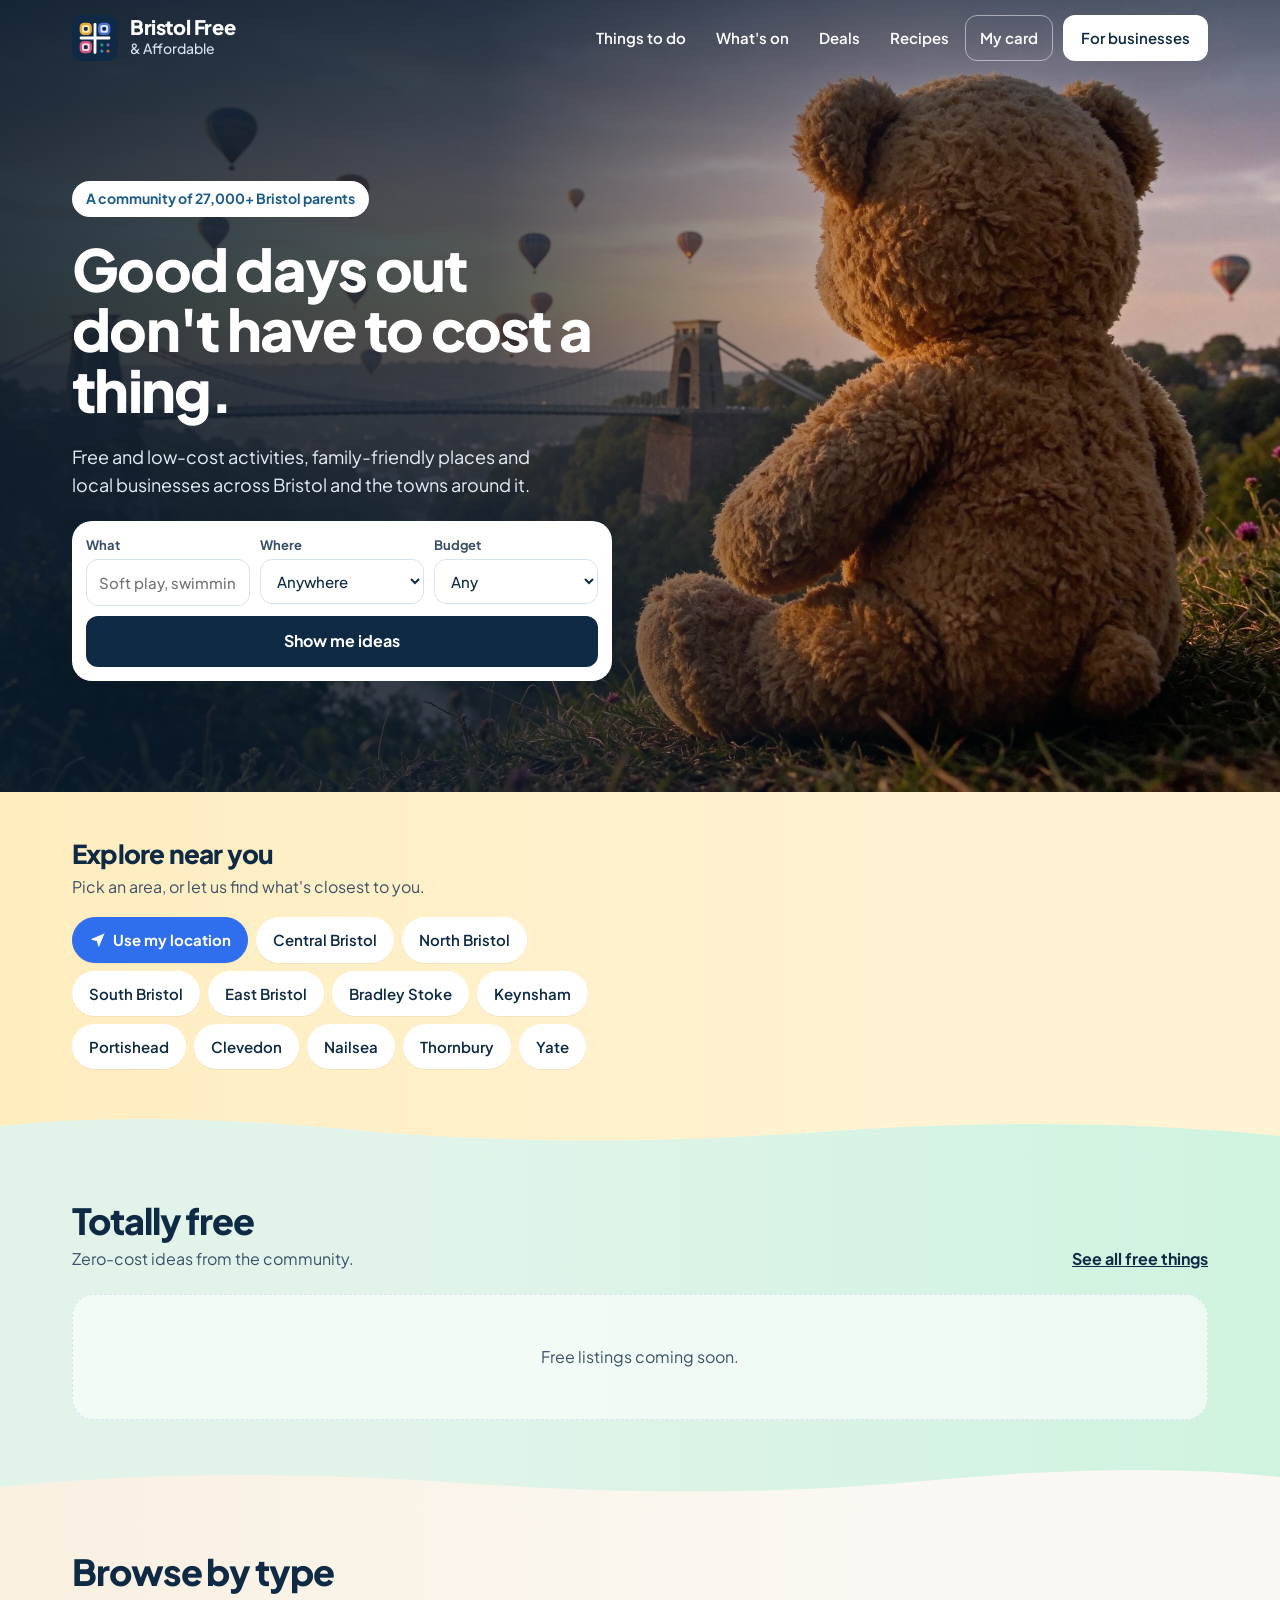
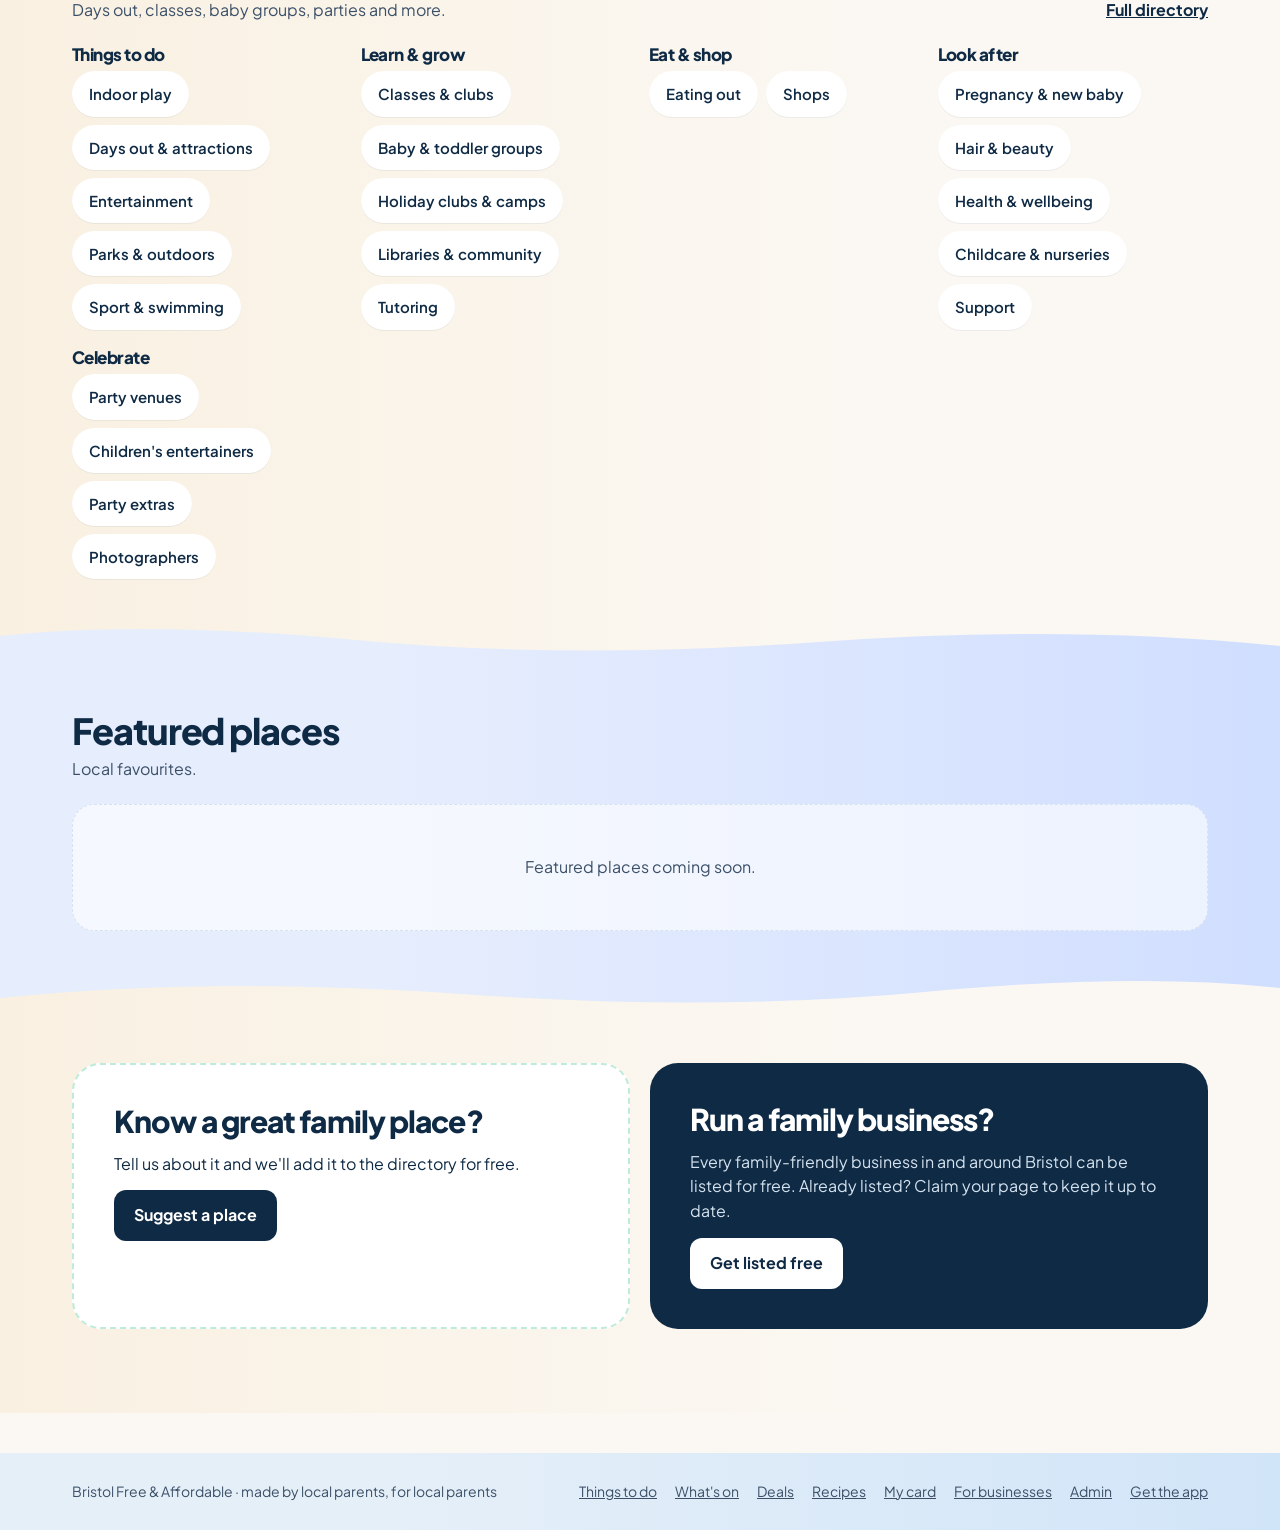
<file: index.html>
<!DOCTYPE html>
<html lang="en-GB">
<head>
<meta charset="UTF-8">
<meta name="viewport" content="width=device-width, initial-scale=1">
<title>Bristol Free & Affordable · family days out that don't cost a thing</title>
<meta name="description" content="Free and affordable family days out, classes, cafés and local deals across Bristol and nearby towns.">
<link rel="icon" href="/img/favicon.svg" type="image/svg+xml">
<link rel="manifest" href="/manifest.webmanifest">
<meta name="theme-color" content="#0F2A44">
<link rel="apple-touch-icon" href="/img/app/apple-touch-icon.png">
<meta name="apple-mobile-web-app-title" content="Bristol Free">
<meta name="apple-mobile-web-app-capable" content="yes">
<meta name="mobile-web-app-capable" content="yes">
<meta name="apple-mobile-web-app-status-bar-style" content="default">
<link rel="preconnect" href="https://fonts.googleapis.com">
<link rel="preconnect" href="https://fonts.gstatic.com" crossorigin>
<link href="https://fonts.googleapis.com/css2?family=Plus+Jakarta+Sans:wght@400;500;600;700;800&display=swap" rel="stylesheet">
<link rel="stylesheet" href="/css/styles.css">
</head>
<body class="over">
<a class="sr" href="#main">Skip to content</a>
<header class="site">
  <div class="wrap nav">
    <a href="/" class="logo" aria-label="Bristol Free and Affordable, home">
      <img src="/img/logo-mark.svg" width="46" height="46" alt="">
      <span><b>Bristol Free</b><small>&amp; Affordable</small></span>
    </a>
    <button class="burger" aria-label="Menu" aria-expanded="false" aria-controls="links"><svg width="26" height="26" viewBox="0 0 24 24" aria-hidden="true"><path d="M3 6h18M3 12h18M3 18h18" stroke="#0F2A44" stroke-width="2" stroke-linecap="round"/></svg></button>
    <nav class="links" id="links" aria-label="Main">
      <a href="/directory.html">Things to do</a>
      <a href="/whats-on.html">What's on</a>
      <a href="/deals.html">Deals</a>
      <a href="/recipes.html">Recipes</a>
      <a href="/card.html" class="cardlink">My card</a>
      <a href="/business.html" class="cta">For businesses</a>
    </nav>
  </div>
</header>
<main id="main">
<div class="hero">
  <div class="hero-card"><div class="wrap"><div class="hero-in">
    <span class="pill">A community of 27,000+ Bristol parents</span>
    <h1>Good days out don't have to cost a thing.</h1>
    <p class="lead">Free and low-cost activities, family-friendly places and local businesses across Bristol and the towns around it.</p>
    <form class="finder" action="/directory.html" method="get">
      <div class="row">
        <label class="field">What<input name="q" placeholder="Soft play, swimming…"></label>
        <label class="field">Where<select name="area" id="h-area"><option value="">Anywhere</option></select></label>
        <label class="field">Budget<select name="price"><option value="0">Free only</option><option value="1">Under £5</option><option value="2">£5 to £10</option><option value="" selected>Any</option></select></label>
      </div>
      <button class="btn">Show me ideas</button>
    </form>
  </div></div></div>
</div>

<section class="block tone t-butter"><div class="wrap explore">
  <div class="explore-text">
    <h2>Explore near you</h2>
    <p>Pick an area, or let us find what's closest to you.</p>
    <div class="chips" id="area-links"></div>
  </div>
  <div class="explore-map">
    <div id="tour-map" role="region" aria-label="Map showing a few of the places listed"></div>
    <div class="tour-bar"><button type="button" class="tour-toggle" aria-pressed="false">Pause tour</button><a href="/directory.html">Open the full map</a></div>
  </div>
</div></section>

<section class="block tone t-mint"><div class="wrap">
  <div class="sec-head"><div><h2>Totally free</h2><p>Zero-cost ideas from the community.</p></div><a class="more" href="/directory.html?price=0">See all free things</a></div>
  <div class="grid" id="free"></div>
</div></section>

<section class="block tone t-lavender"><div class="wrap">
  <div class="sec-head"><div><h2>What's on this week</h2><p>Stay-and-plays, free sessions and family events coming up.</p></div><a class="more" href="/whats-on.html">Full calendar</a></div>
  <div id="h-events" class="wo-list"></div>
</div></section>

<section class="block tone t-peach"><div class="wrap">
  <div class="sec-head"><div><h2>Member deals</h2><p>Money off at local family businesses with your family card: £5 a month, free while we launch.</p></div><a class="more" href="/deals.html">All deals</a></div>
  <div class="deal-grid" id="h-deals"></div>
</div></section>

<section class="block tone t-paper"><div class="wrap">
  <div class="sec-head"><div><h2>Browse by type</h2><p>Days out, classes, baby groups, parties and more.</p></div><a class="more" href="/directory.html">Full directory</a></div>
  <div class="cat-groups" id="cat-links"></div>
</div></section>

<section class="block tone t-periwinkle"><div class="wrap">
  <div class="sec-head"><div><h2>Featured places</h2><p>Local favourites.</p></div></div>
  <div class="grid" id="featured"></div>
</div></section>

<section class="block tone t-pink"><div class="wrap">
  <div class="sec-head"><div><h2>Cheap family recipes</h2><p>Quick meals the kids will eat, with the cost per portion.</p></div><a class="more" href="/recipes.html">All recipes</a></div>
  <div class="grid" id="h-recipes"></div>
</div></section>

<section class="block tone t-paper"><div class="wrap duo">
  <div class="mint"><h2>Know a great family place?</h2><p>Tell us about it and we'll add it to the directory for free.</p><a class="btn" href="/business.html" style="align-self:flex-start">Suggest a place</a></div>
  <div class="dark"><h2>Run a family business?</h2><p>Every family-friendly business in and around Bristol can be listed for free. Already listed? Claim your page to keep it up to date.</p><a class="btn light" href="/business.html" style="align-self:flex-start">Get listed free</a></div>
</div></section>
</main>
<footer class="site"><div class="wrap foot">
  <span>Bristol Free &amp; Affordable · made by local parents, for local parents</span>
  <nav aria-label="Footer"><a href="/directory.html">Things to do</a><a href="/whats-on.html">What's on</a><a href="/deals.html">Deals</a><a href="/recipes.html">Recipes</a><a href="/card.html">My card</a><a href="/business.html">For businesses</a><a href="/admin.html">Admin</a></nav>
</div></footer>
<div class="modal" id="modal"><div class="sheet" id="sheet" role="dialog" aria-modal="true" aria-labelledby="m-title"></div></div>
<script type="module" src="/js/home.js"></script>
</body>
</html>
</file>
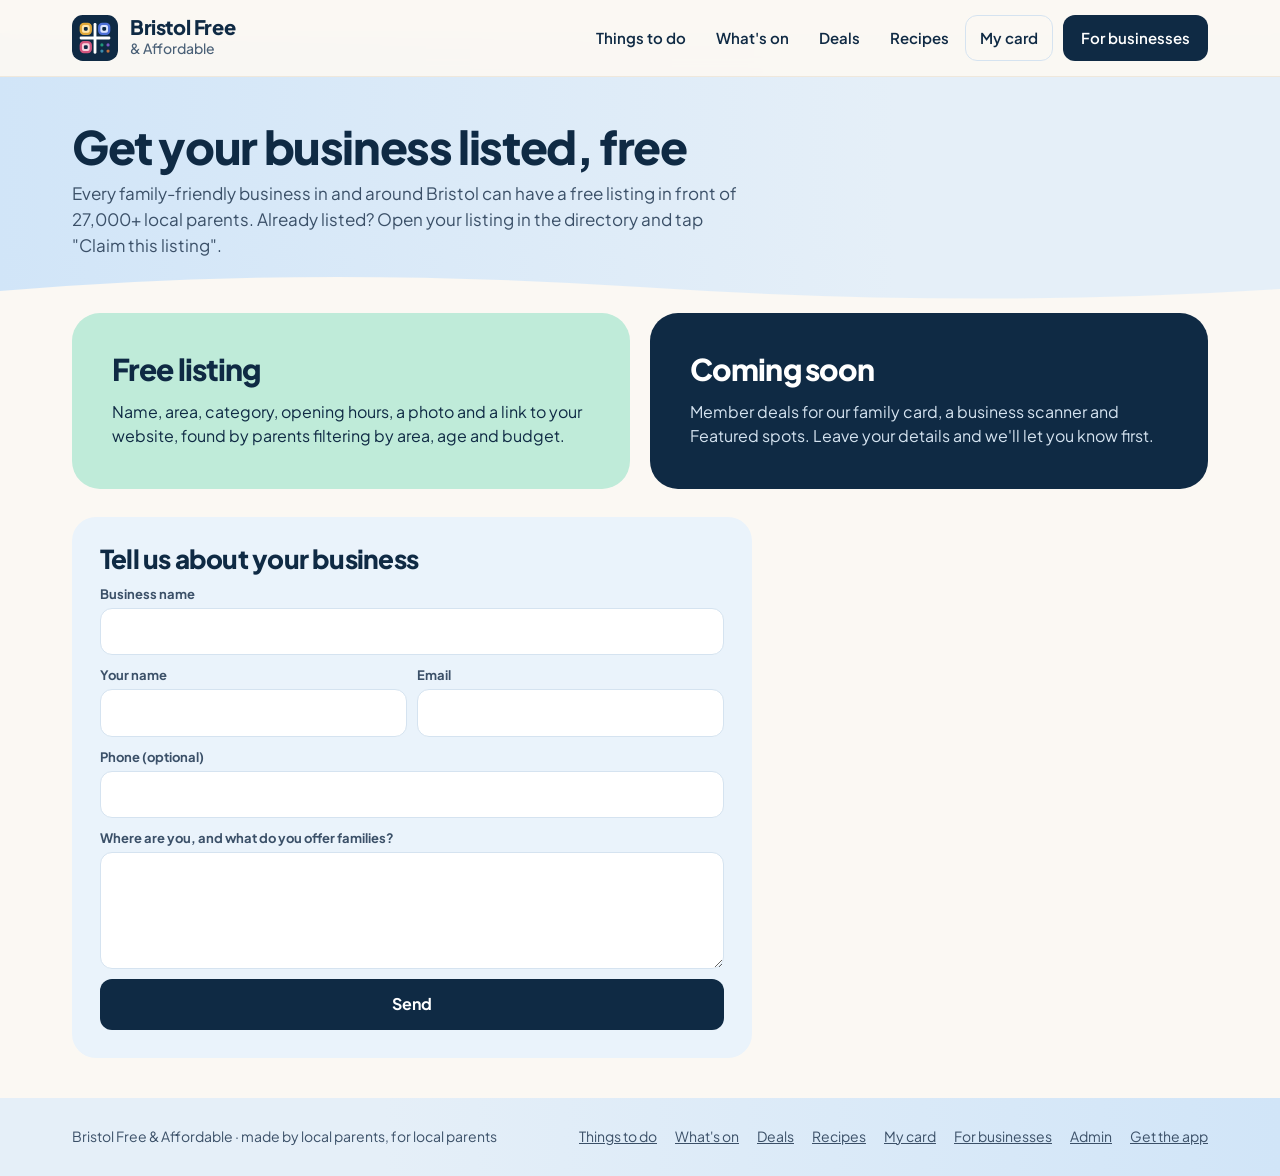
<file: business.html>
<!DOCTYPE html>
<html lang="en-GB">
<head>
<meta charset="UTF-8">
<meta name="viewport" content="width=device-width, initial-scale=1">
<title>For businesses · Bristol Free & Affordable</title>
<meta name="description" content="Free and affordable family days out, classes, cafés and local deals across Bristol and nearby towns.">
<link rel="icon" href="/img/favicon.svg" type="image/svg+xml">
<link rel="manifest" href="/manifest.webmanifest">
<meta name="theme-color" content="#0F2A44">
<link rel="apple-touch-icon" href="/img/app/apple-touch-icon.png">
<meta name="apple-mobile-web-app-title" content="Bristol Free">
<meta name="apple-mobile-web-app-capable" content="yes">
<meta name="mobile-web-app-capable" content="yes">
<meta name="apple-mobile-web-app-status-bar-style" content="default">
<link rel="preconnect" href="https://fonts.googleapis.com">
<link rel="preconnect" href="https://fonts.gstatic.com" crossorigin>
<link href="https://fonts.googleapis.com/css2?family=Plus+Jakarta+Sans:wght@400;500;600;700;800&display=swap" rel="stylesheet">
<link rel="stylesheet" href="/css/styles.css">
</head>
<body class="t-sky">
<a class="sr" href="#main">Skip to content</a>
<header class="site">
  <div class="wrap nav">
    <a href="/" class="logo" aria-label="Bristol Free and Affordable, home">
      <img src="/img/logo-mark.svg" width="46" height="46" alt="">
      <span><b>Bristol Free</b><small>&amp; Affordable</small></span>
    </a>
    <button class="burger" aria-label="Menu" aria-expanded="false" aria-controls="links"><svg width="26" height="26" viewBox="0 0 24 24" aria-hidden="true"><path d="M3 6h18M3 12h18M3 18h18" stroke="#0F2A44" stroke-width="2" stroke-linecap="round"/></svg></button>
    <nav class="links" id="links" aria-label="Main">
      <a href="/directory.html">Things to do</a>
      <a href="/whats-on.html">What's on</a>
      <a href="/deals.html">Deals</a>
      <a href="/recipes.html">Recipes</a>
      <a href="/card.html" class="cardlink">My card</a>
      <a href="/business.html" class="cta">For businesses</a>
    </nav>
  </div>
</header>
<main id="main">
<div class="wrap">
  <div class="page-head"><h1>Get your business listed, free</h1><p>Every family-friendly business in and around Bristol can have a free listing in front of 27,000+ local parents. Already listed? Open your listing in the directory and tap "Claim this listing".</p></div>
  <div class="duo" style="margin-bottom:28px">
    <div class="mint"><h2>Free listing</h2><p>Name, area, category, opening hours, a photo and a link to your website, found by parents filtering by area, age and budget.</p></div>
    <div class="dark"><h2>Coming soon</h2><p>Member deals for our family card, a business scanner and Featured spots. Leave your details and we'll let you know first.</p></div>
  </div>
  <form class="claim" id="biz-form" novalidate style="max-width:680px;padding:28px;border-radius:24px">
    <h2 style="font-size:26px">Tell us about your business</h2>
    <input class="hp" name="website_hp" tabindex="-1" autocomplete="off" aria-hidden="true">
    <label class="field">Business name<input name="business_name" required maxlength="200"></label>
    <div class="two"><label class="field">Your name<input name="contact_name" required maxlength="200" autocomplete="name"></label><label class="field">Email<input name="email" type="email" required maxlength="320" autocomplete="email"></label></div>
    <label class="field">Phone (optional)<input name="phone" maxlength="50" autocomplete="tel"></label>
    <label class="field">Where are you, and what do you offer families?<textarea name="message" rows="4" maxlength="2000"></textarea></label>
    <p class="err" role="alert" hidden></p>
    <button class="btn">Send</button>
  </form>
</div>
</main>
<footer class="site"><div class="wrap foot">
  <span>Bristol Free &amp; Affordable · made by local parents, for local parents</span>
  <nav aria-label="Footer"><a href="/directory.html">Things to do</a><a href="/whats-on.html">What's on</a><a href="/deals.html">Deals</a><a href="/recipes.html">Recipes</a><a href="/card.html">My card</a><a href="/business.html">For businesses</a><a href="/admin.html">Admin</a></nav>
</div></footer>
<div class="modal" id="modal"><div class="sheet" id="sheet" role="dialog" aria-modal="true" aria-labelledby="m-title"></div></div>
<script type="module" src="/js/business.js"></script>
</body>
</html>
</file>
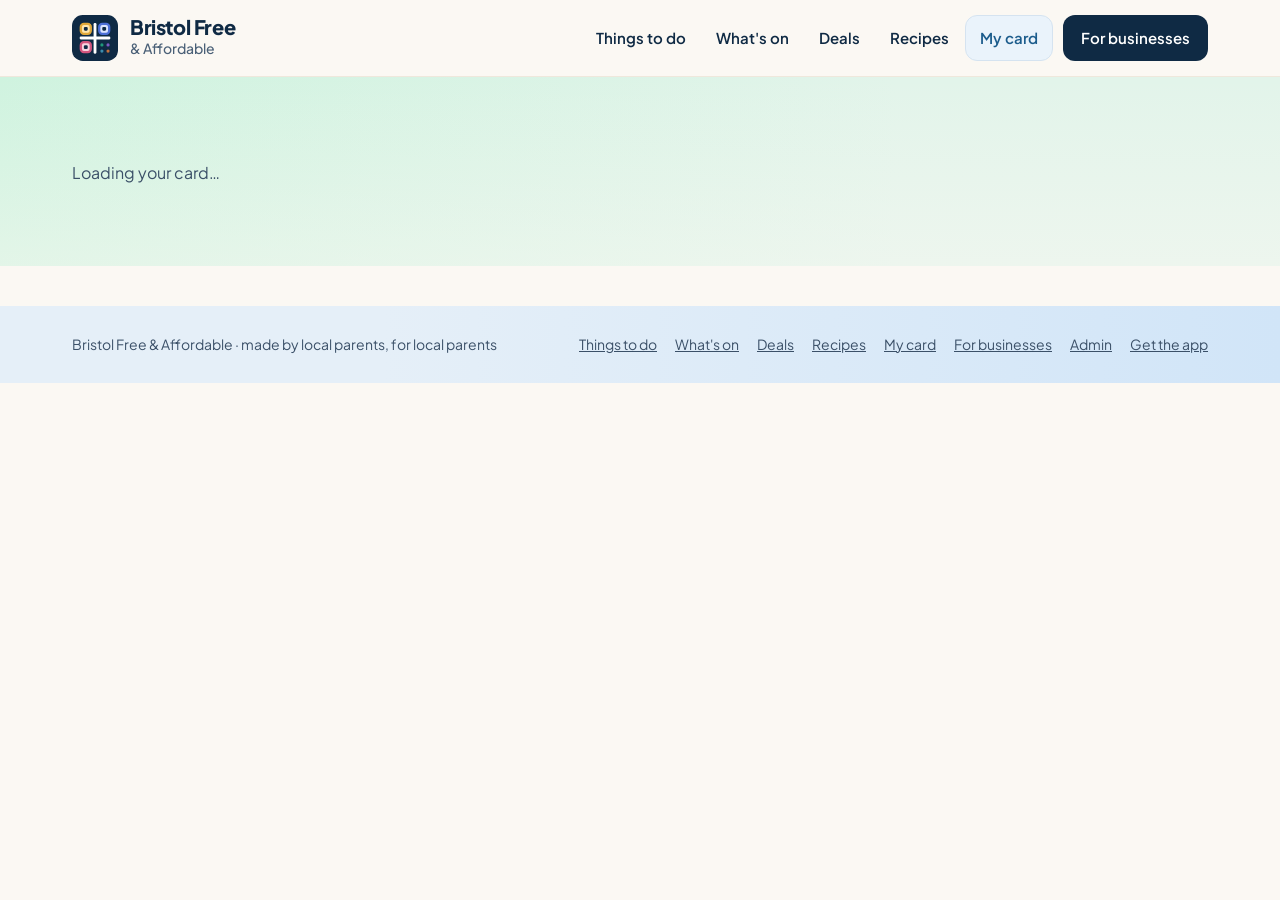
<file: card.html>
<!DOCTYPE html>
<html lang="en-GB">
<head>
<meta charset="UTF-8">
<meta name="viewport" content="width=device-width, initial-scale=1">
<title>My family card · Bristol Free & Affordable</title>
<meta name="description" content="Your Bristol Free & Affordable family card for member deals. £5 a month, free while we launch.">
<link rel="icon" href="/img/favicon.svg" type="image/svg+xml">
<link rel="manifest" href="/manifest.webmanifest">
<meta name="theme-color" content="#0F2A44">
<link rel="apple-touch-icon" href="/img/app/apple-touch-icon.png">
<meta name="apple-mobile-web-app-title" content="Bristol Free">
<meta name="apple-mobile-web-app-capable" content="yes">
<meta name="mobile-web-app-capable" content="yes">
<meta name="apple-mobile-web-app-status-bar-style" content="default">
<link rel="preconnect" href="https://fonts.googleapis.com">
<link rel="preconnect" href="https://fonts.gstatic.com" crossorigin>
<link href="https://fonts.googleapis.com/css2?family=Plus+Jakarta+Sans:wght@400;500;600;700;800&display=swap" rel="stylesheet">
<link rel="stylesheet" href="/css/styles.css">
</head>
<body class="wash t-mint">
<a class="sr" href="#main">Skip to content</a>
<header class="site">
  <div class="wrap nav">
    <a href="/" class="logo" aria-label="Bristol Free and Affordable, home">
      <img src="/img/logo-mark.svg" width="46" height="46" alt="">
      <span><b>Bristol Free</b><small>&amp; Affordable</small></span>
    </a>
    <button class="burger" aria-label="Menu" aria-expanded="false" aria-controls="links"><svg width="26" height="26" viewBox="0 0 24 24" aria-hidden="true"><path d="M3 6h18M3 12h18M3 18h18" stroke="#0F2A44" stroke-width="2" stroke-linecap="round"/></svg></button>
    <nav class="links" id="links" aria-label="Main">
      <a href="/directory.html">Things to do</a>
      <a href="/whats-on.html">What's on</a>
      <a href="/deals.html">Deals</a>
      <a href="/recipes.html">Recipes</a>
      <a href="/card.html" aria-current="page" class="cardlink">My card</a>
      <a href="/business.html" class="cta">For businesses</a>
    </nav>
  </div>
</header>
<main id="main">
<div class="wrap">
  <div id="card-app" class="card-app"><div class="lp-loading">Loading your card…</div></div>
</div>
</main>
<footer class="site"><div class="wrap foot">
  <span>Bristol Free &amp; Affordable · made by local parents, for local parents</span>
  <nav aria-label="Footer"><a href="/directory.html">Things to do</a><a href="/whats-on.html">What's on</a><a href="/deals.html">Deals</a><a href="/recipes.html">Recipes</a><a href="/card.html">My card</a><a href="/business.html">For businesses</a><a href="/admin.html">Admin</a></nav>
</div></footer>
<script src="/js/vendor/qrcode.js"></script>
<script type="module" src="/js/card.js"></script>
</body>
</html>
</file>
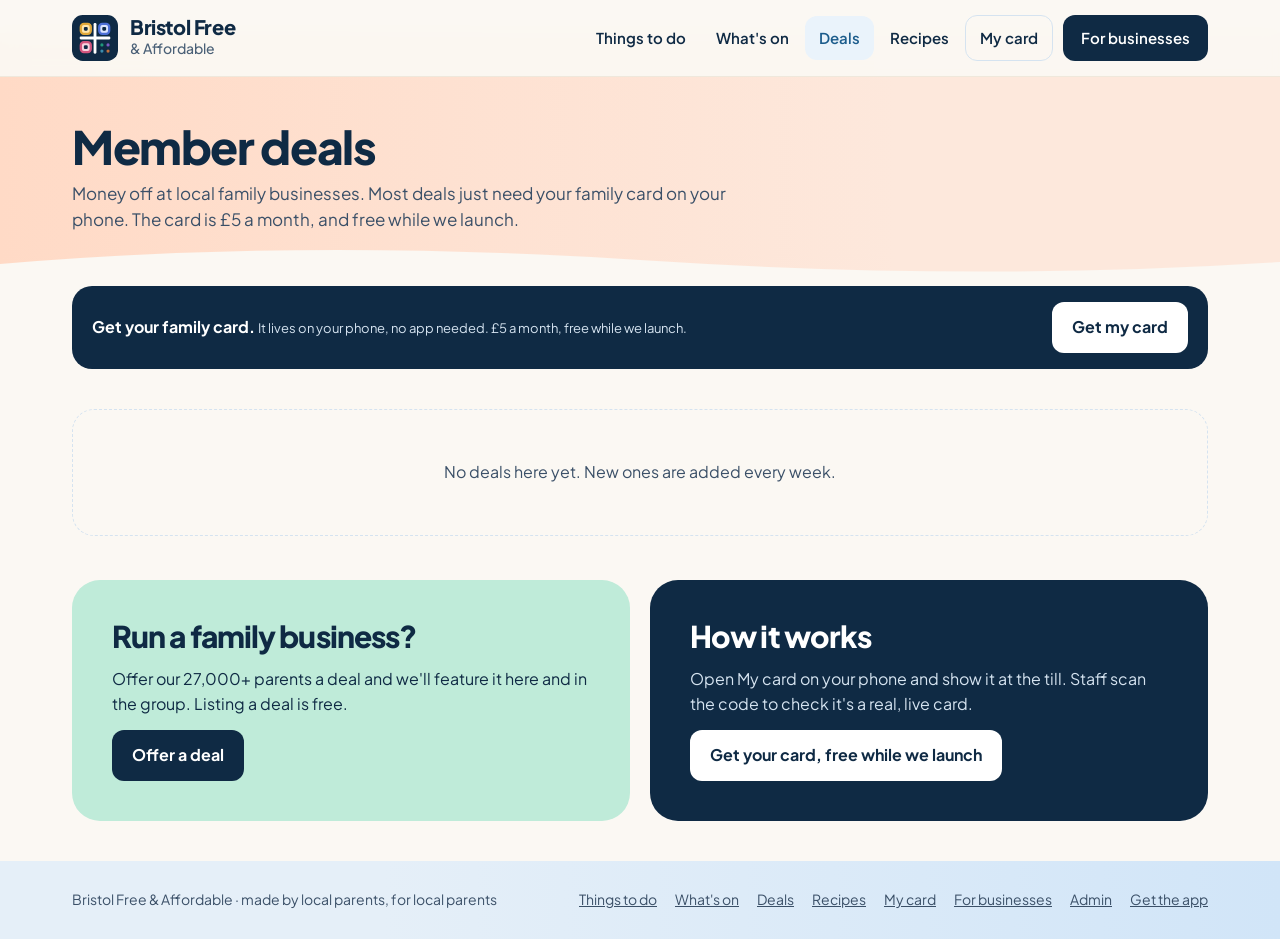
<file: deals.html>
<!DOCTYPE html>
<html lang="en-GB">
<head>
<meta charset="UTF-8">
<meta name="viewport" content="width=device-width, initial-scale=1">
<title>Deals · Bristol Free & Affordable</title>
<meta name="description" content="Money-saving deals for Bristol families from local businesses. Show your family card to redeem: £5 a month, free while we launch.">
<link rel="icon" href="/img/favicon.svg" type="image/svg+xml">
<link rel="manifest" href="/manifest.webmanifest">
<meta name="theme-color" content="#0F2A44">
<link rel="apple-touch-icon" href="/img/app/apple-touch-icon.png">
<meta name="apple-mobile-web-app-title" content="Bristol Free">
<meta name="apple-mobile-web-app-capable" content="yes">
<meta name="mobile-web-app-capable" content="yes">
<meta name="apple-mobile-web-app-status-bar-style" content="default">
<link rel="preconnect" href="https://fonts.googleapis.com">
<link rel="preconnect" href="https://fonts.gstatic.com" crossorigin>
<link href="https://fonts.googleapis.com/css2?family=Plus+Jakarta+Sans:wght@400;500;600;700;800&display=swap" rel="stylesheet">
<link rel="stylesheet" href="/css/styles.css">
</head>
<body class="t-peach">
<a class="sr" href="#main">Skip to content</a>
<header class="site">
  <div class="wrap nav">
    <a href="/" class="logo" aria-label="Bristol Free and Affordable, home">
      <img src="/img/logo-mark.svg" width="46" height="46" alt="">
      <span><b>Bristol Free</b><small>&amp; Affordable</small></span>
    </a>
    <button class="burger" aria-label="Menu" aria-expanded="false" aria-controls="links"><svg width="26" height="26" viewBox="0 0 24 24" aria-hidden="true"><path d="M3 6h18M3 12h18M3 18h18" stroke="#0F2A44" stroke-width="2" stroke-linecap="round"/></svg></button>
    <nav class="links" id="links" aria-label="Main">
      <a href="/directory.html">Things to do</a>
      <a href="/whats-on.html">What's on</a>
      <a href="/deals.html" aria-current="page">Deals</a>
      <a href="/recipes.html">Recipes</a>
      <a href="/card.html" class="cardlink">My card</a>
      <a href="/business.html" class="cta">For businesses</a>
    </nav>
  </div>
</header>
<main id="main">
<div class="wrap">
  <div class="page-head"><h1>Member deals</h1><p>Money off at local family businesses. Most deals just need your family card on your phone. The card is £5 a month, and free while we launch.</p></div>
  <div class="card-cta" id="deals-cta"></div>
  <div class="chips" id="deal-areas" aria-label="Area" style="margin:6px 0 22px"></div>
  <div class="deal-grid" id="deals"></div>
  <div class="duo" style="margin-top:44px">
    <div class="mint"><h2>Run a family business?</h2><p>Offer our 27,000+ parents a deal and we'll feature it here and in the group. Listing a deal is free.</p><button type="button" class="btn" id="suggest-deal" style="align-self:flex-start">Offer a deal</button></div>
    <div class="dark"><h2>How it works</h2><p>Open My card on your phone and show it at the till. Staff scan the code to check it's a real, live card.</p><a class="btn light" href="/card.html" style="align-self:flex-start">Get your card, free while we launch</a></div>
  </div>
</div>
</main>
<footer class="site"><div class="wrap foot">
  <span>Bristol Free &amp; Affordable · made by local parents, for local parents</span>
  <nav aria-label="Footer"><a href="/directory.html">Things to do</a><a href="/whats-on.html">What's on</a><a href="/deals.html">Deals</a><a href="/recipes.html">Recipes</a><a href="/card.html">My card</a><a href="/business.html">For businesses</a><a href="/admin.html">Admin</a></nav>
</div></footer>
<div class="modal" id="modal"><div class="sheet" id="sheet" role="dialog" aria-modal="true" aria-labelledby="m-title"></div></div>
<script type="module" src="/js/deals.js"></script>
</body>
</html>
</file>
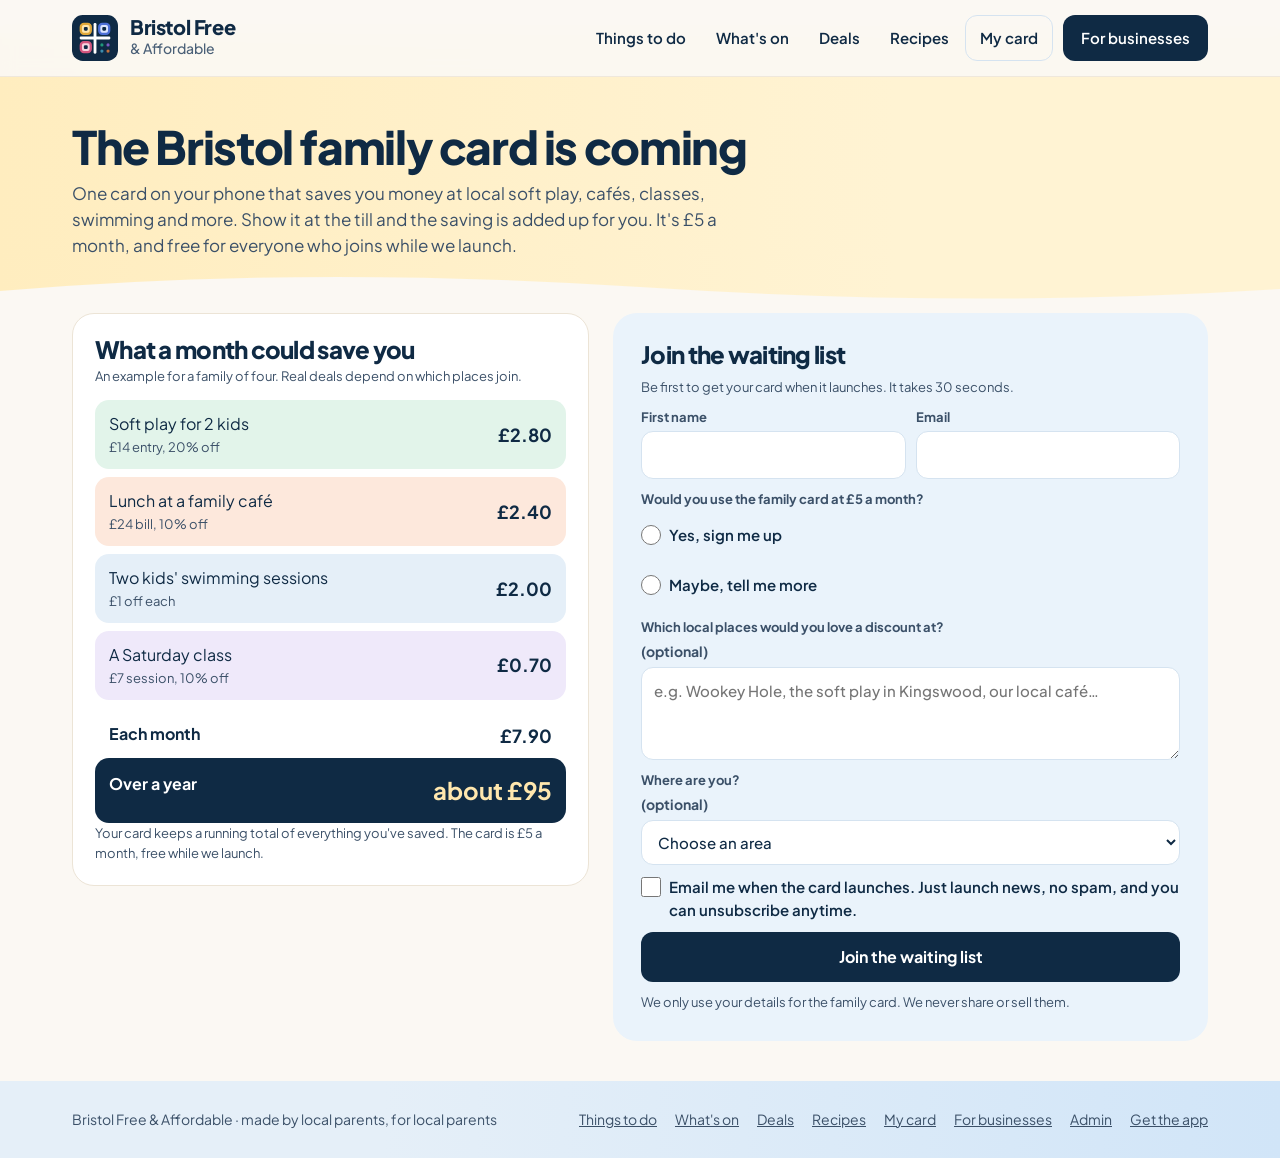
<file: interest.html>
<!DOCTYPE html>
<html lang="en-GB">
<head>
<meta charset="UTF-8">
<meta name="viewport" content="width=device-width, initial-scale=1">
<title>Join the family card waiting list · Bristol Free & Affordable</title>
<meta name="description" content="A family card for Bristol parents: show it on your phone and save at local soft play, cafés, classes and more. £5 a month, free while we launch. Join the waiting list.">
<link rel="icon" href="/img/favicon.svg" type="image/svg+xml">
<link rel="manifest" href="/manifest.webmanifest">
<meta name="theme-color" content="#0F2A44">
<link rel="apple-touch-icon" href="/img/app/apple-touch-icon.png">
<meta name="apple-mobile-web-app-title" content="Bristol Free">
<meta name="apple-mobile-web-app-capable" content="yes">
<meta name="mobile-web-app-capable" content="yes">
<meta name="apple-mobile-web-app-status-bar-style" content="default">
<link rel="preconnect" href="https://fonts.googleapis.com">
<link rel="preconnect" href="https://fonts.gstatic.com" crossorigin>
<link href="https://fonts.googleapis.com/css2?family=Plus+Jakarta+Sans:wght@400;500;600;700;800&display=swap" rel="stylesheet">
<link rel="stylesheet" href="/css/styles.css">
<meta property="og:title" content="The Bristol family card is coming">
<meta property="og:description" content="Save money at local places with one card on your phone. £5 a month, free while we launch. Join the waiting list.">
</head>
<body class="t-butter">
<a class="sr" href="#main">Skip to content</a>
<header class="site">
  <div class="wrap nav">
    <a href="/" class="logo" aria-label="Bristol Free and Affordable, home">
      <img src="/img/logo-mark.svg" width="46" height="46" alt="">
      <span><b>Bristol Free</b><small>&amp; Affordable</small></span>
    </a>
    <button class="burger" aria-label="Menu" aria-expanded="false" aria-controls="links"><svg width="26" height="26" viewBox="0 0 24 24" aria-hidden="true"><path d="M3 6h18M3 12h18M3 18h18" stroke="#0F2A44" stroke-width="2" stroke-linecap="round"/></svg></button>
    <nav class="links" id="links" aria-label="Main">
      <a href="/directory.html">Things to do</a>
      <a href="/whats-on.html">What's on</a>
      <a href="/deals.html">Deals</a>
      <a href="/recipes.html">Recipes</a>
      <a href="/card.html" class="cardlink">My card</a>
      <a href="/business.html" class="cta">For businesses</a>
    </nav>
  </div>
</header>
<main id="main">
<div class="wrap">
  <div class="page-head"><h1>The Bristol family card is coming</h1><p>One card on your phone that saves you money at local soft play, cafés, classes, swimming and more. Show it at the till and the saving is added up for you. It's £5 a month, and free for everyone who joins while we launch.</p></div>

  <div class="int-grid">
    <section class="panel int-example" aria-labelledby="ex-h">
      <h2 id="ex-h">What a month could save you</h2>
      <p class="note">An example for a family of four. Real deals depend on which places join.</p>
      <ul class="int-saves">
        <li><span>Soft play for 2 kids <small>£14 entry, 20% off</small></span><b>£2.80</b></li>
        <li><span>Lunch at a family café <small>£24 bill, 10% off</small></span><b>£2.40</b></li>
        <li><span>Two kids' swimming sessions <small>£1 off each</small></span><b>£2.00</b></li>
        <li><span>A Saturday class <small>£7 session, 10% off</small></span><b>£0.70</b></li>
      </ul>
      <div class="int-total"><span>Each month</span><b>£7.90</b></div>
      <div class="int-total big"><span>Over a year</span><b>about £95</b></div>
      <p class="note">Your card keeps a running total of everything you've saved. The card is £5 a month, free while we launch.</p>
    </section>

    <form class="claim int-form" id="int-form" novalidate>
      <h2>Join the waiting list</h2>
      <p class="note" style="margin-top:-4px">Be first to get your card when it launches. It takes 30 seconds.</p>
      <input class="hp" name="website_hp" tabindex="-1" autocomplete="off" aria-hidden="true">
      <div class="two"><label class="field">First name<input name="first_name" required maxlength="40" autocomplete="given-name"></label><label class="field">Email<input name="email" type="email" required maxlength="320" autocomplete="email"></label></div>
      <fieldset class="field int-use"><legend>Would you use the family card at £5 a month?</legend>
        <label class="check"><input type="radio" name="would_use" value="yes" required> Yes, sign me up</label>
        <label class="check"><input type="radio" name="would_use" value="maybe"> Maybe, tell me more</label>
      </fieldset>
      <label class="field">Which local places would you love a discount at? <span class="sub">(optional)</span><textarea name="places" rows="3" maxlength="500" placeholder="e.g. Wookey Hole, the soft play in Kingswood, our local café…"></textarea></label>
      <label class="field">Where are you? <span class="sub">(optional)</span><select name="area"><option value="">Choose an area</option></select></label>
      <label class="check"><input type="checkbox" name="consent" required> Email me when the card launches. Just launch news, no spam, and you can unsubscribe anytime.</label>
      <p class="err" role="alert" hidden></p>
      <button class="btn">Join the waiting list</button>
      <p class="note">We only use your details for the family card. We never share or sell them.</p>
    </form>
  </div>
</div>
</main>
<footer class="site"><div class="wrap foot">
  <span>Bristol Free &amp; Affordable · made by local parents, for local parents</span>
  <nav aria-label="Footer"><a href="/directory.html">Things to do</a><a href="/whats-on.html">What's on</a><a href="/deals.html">Deals</a><a href="/recipes.html">Recipes</a><a href="/card.html">My card</a><a href="/business.html">For businesses</a><a href="/admin.html">Admin</a></nav>
</div></footer>
<div class="modal" id="modal"><div class="sheet" id="sheet" role="dialog" aria-modal="true" aria-labelledby="m-title"></div></div>
<script type="module" src="/js/interest.js"></script>
</body>
</html>
</file>
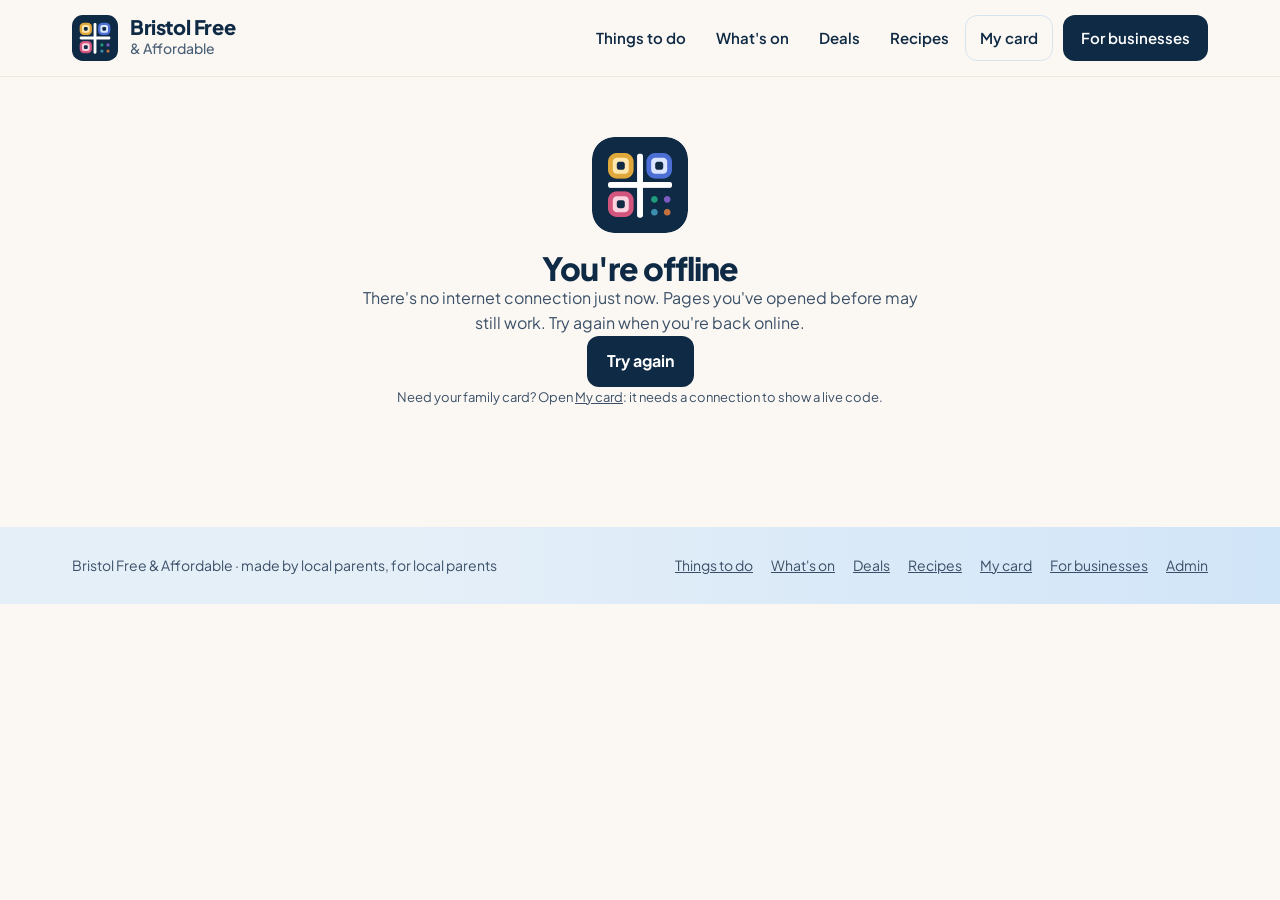
<file: offline.html>
<!DOCTYPE html>
<html lang="en-GB">
<head>
<meta charset="UTF-8">
<meta name="viewport" content="width=device-width, initial-scale=1">
<title>You're offline · Bristol Free & Affordable</title>
<meta name="description" content="Free and affordable family days out, classes, cafés and local deals across Bristol and nearby towns.">
<link rel="icon" href="/img/favicon.svg" type="image/svg+xml">
<link rel="manifest" href="/manifest.webmanifest">
<meta name="theme-color" content="#0F2A44">
<link rel="apple-touch-icon" href="/img/app/apple-touch-icon.png">
<meta name="apple-mobile-web-app-title" content="Bristol Free">
<meta name="apple-mobile-web-app-capable" content="yes">
<meta name="mobile-web-app-capable" content="yes">
<meta name="apple-mobile-web-app-status-bar-style" content="default">
<link rel="preconnect" href="https://fonts.googleapis.com">
<link rel="preconnect" href="https://fonts.gstatic.com" crossorigin>
<link href="https://fonts.googleapis.com/css2?family=Plus+Jakarta+Sans:wght@400;500;600;700;800&display=swap" rel="stylesheet">
<link rel="stylesheet" href="/css/styles.css">
</head>
<body class="t-sky">
<a class="sr" href="#main">Skip to content</a>
<header class="site">
  <div class="wrap nav">
    <a href="/" class="logo" aria-label="Bristol Free and Affordable, home">
      <img src="/img/logo-mark.svg" width="46" height="46" alt="">
      <span><b>Bristol Free</b><small>&amp; Affordable</small></span>
    </a>
    <button class="burger" aria-label="Menu" aria-expanded="false" aria-controls="links"><svg width="26" height="26" viewBox="0 0 24 24" aria-hidden="true"><path d="M3 6h18M3 12h18M3 18h18" stroke="#0F2A44" stroke-width="2" stroke-linecap="round"/></svg></button>
    <nav class="links" id="links" aria-label="Main">
      <a href="/directory.html">Things to do</a>
      <a href="/whats-on.html">What's on</a>
      <a href="/deals.html">Deals</a>
      <a href="/recipes.html">Recipes</a>
      <a href="/card.html" class="cardlink">My card</a>
      <a href="/business.html" class="cta">For businesses</a>
    </nav>
  </div>
</header>
<main id="main">
<div class="wrap" style="padding:60px 0 80px;max-width:560px;text-align:center">
  <img src="/img/app/icon-192.png" alt="" width="96" height="96" style="border-radius:22px;margin:0 auto 18px;display:block">
  <h1>You're offline</h1>
  <p class="lead" style="color:var(--text-2)">There's no internet connection just now. Pages you've opened before may still work. Try again when you're back online.</p>
  <p><button type="button" class="btn" onclick="location.reload()">Try again</button></p>
  <p class="note">Need your family card? Open <a href="/card.html">My card</a>: it needs a connection to show a live code.</p>
</div>
</main>
<footer class="site"><div class="wrap foot">
  <span>Bristol Free &amp; Affordable · made by local parents, for local parents</span>
  <nav aria-label="Footer"><a href="/directory.html">Things to do</a><a href="/whats-on.html">What's on</a><a href="/deals.html">Deals</a><a href="/recipes.html">Recipes</a><a href="/card.html">My card</a><a href="/business.html">For businesses</a><a href="/admin.html">Admin</a></nav>
</div></footer>
<div class="modal" id="modal"><div class="sheet" id="sheet" role="dialog" aria-modal="true" aria-labelledby="m-title"></div></div>
</body>
</html>
</file>
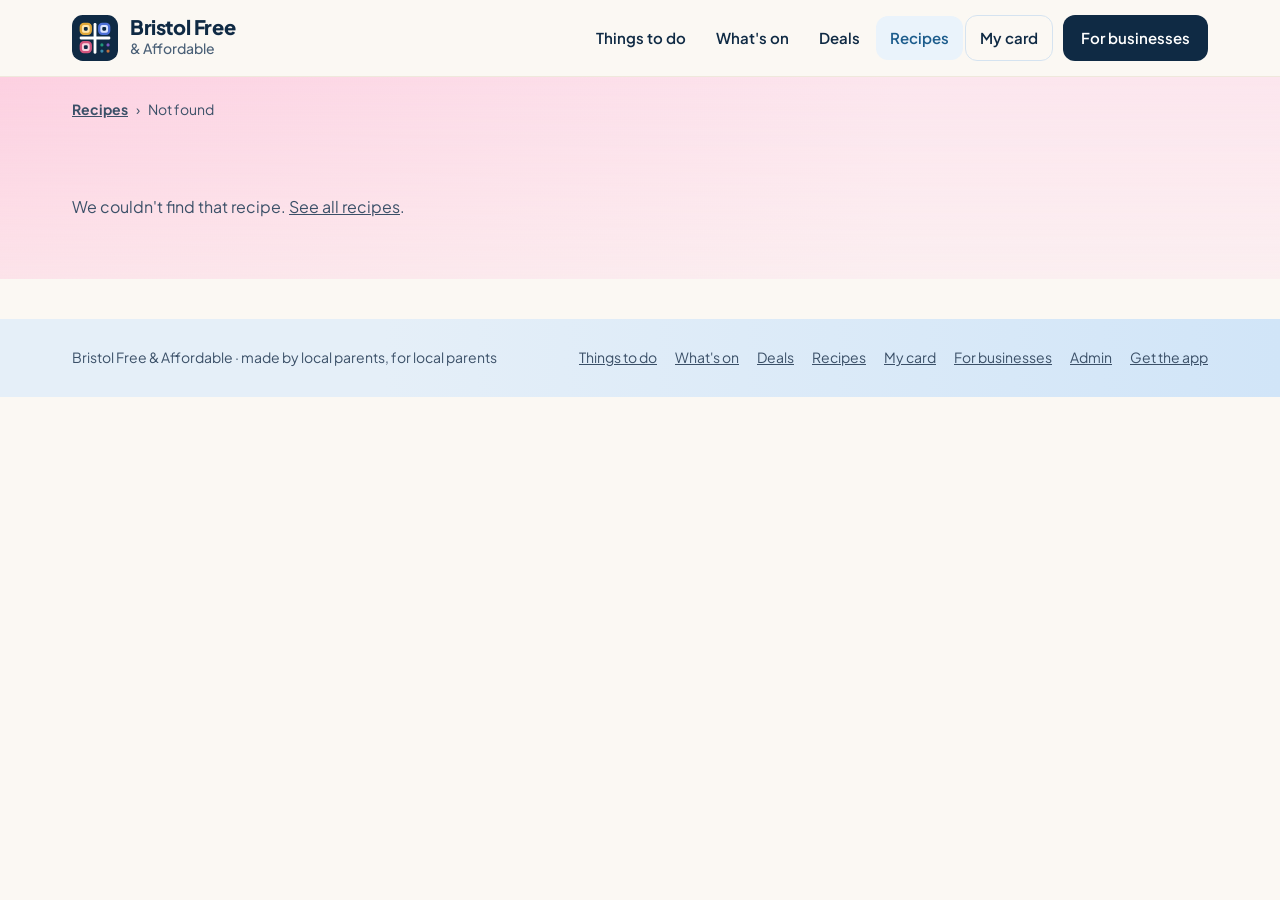
<file: recipe.html>
<!DOCTYPE html>
<html lang="en-GB">
<head>
<meta charset="UTF-8">
<meta name="viewport" content="width=device-width, initial-scale=1">
<title>Recipe · Bristol Free & Affordable</title>
<meta name="description" content="A cheap family recipe from Bristol Free & Affordable.">
<link rel="icon" href="/img/favicon.svg" type="image/svg+xml">
<link rel="manifest" href="/manifest.webmanifest">
<meta name="theme-color" content="#0F2A44">
<link rel="apple-touch-icon" href="/img/app/apple-touch-icon.png">
<meta name="apple-mobile-web-app-title" content="Bristol Free">
<meta name="apple-mobile-web-app-capable" content="yes">
<meta name="mobile-web-app-capable" content="yes">
<meta name="apple-mobile-web-app-status-bar-style" content="default">
<link rel="preconnect" href="https://fonts.googleapis.com">
<link rel="preconnect" href="https://fonts.gstatic.com" crossorigin>
<link href="https://fonts.googleapis.com/css2?family=Plus+Jakarta+Sans:wght@400;500;600;700;800&display=swap" rel="stylesheet">
<link rel="stylesheet" href="/css/styles.css">
</head>
<body class="wash t-pink">
<a class="sr" href="#main">Skip to content</a>
<header class="site">
  <div class="wrap nav">
    <a href="/" class="logo" aria-label="Bristol Free and Affordable, home">
      <img src="/img/logo-mark.svg" width="46" height="46" alt="">
      <span><b>Bristol Free</b><small>&amp; Affordable</small></span>
    </a>
    <button class="burger" aria-label="Menu" aria-expanded="false" aria-controls="links"><svg width="26" height="26" viewBox="0 0 24 24" aria-hidden="true"><path d="M3 6h18M3 12h18M3 18h18" stroke="#0F2A44" stroke-width="2" stroke-linecap="round"/></svg></button>
    <nav class="links" id="links" aria-label="Main">
      <a href="/directory.html">Things to do</a>
      <a href="/whats-on.html">What's on</a>
      <a href="/deals.html">Deals</a>
      <a href="/recipes.html" aria-current="page">Recipes</a>
      <a href="/card.html" class="cardlink">My card</a>
      <a href="/business.html" class="cta">For businesses</a>
    </nav>
  </div>
</header>
<main id="main">
<div class="wrap">
  <nav class="crumbs" aria-label="Breadcrumb"><a href="/recipes.html">Recipes</a><span aria-hidden="true">›</span><span id="crumb">Loading…</span></nav>
  <div class="lp-loading" id="rp">Loading this recipe…</div>
</div>
</main>
<footer class="site"><div class="wrap foot">
  <span>Bristol Free &amp; Affordable · made by local parents, for local parents</span>
  <nav aria-label="Footer"><a href="/directory.html">Things to do</a><a href="/whats-on.html">What's on</a><a href="/deals.html">Deals</a><a href="/recipes.html">Recipes</a><a href="/card.html">My card</a><a href="/business.html">For businesses</a><a href="/admin.html">Admin</a></nav>
</div></footer>
<script type="module" src="/js/recipe.js"></script>
</body>
</html>
</file>
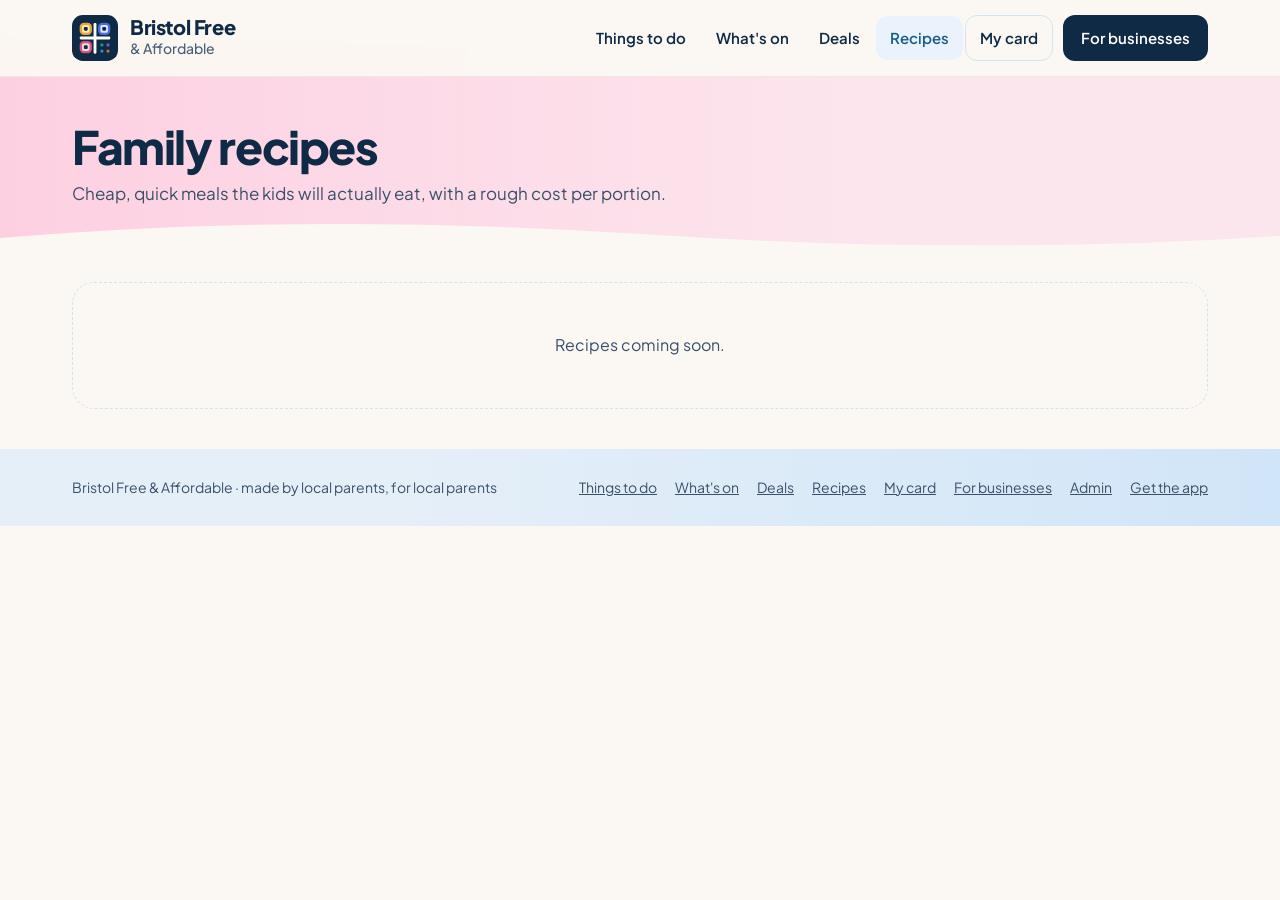
<file: recipes.html>
<!DOCTYPE html>
<html lang="en-GB">
<head>
<meta charset="UTF-8">
<meta name="viewport" content="width=device-width, initial-scale=1">
<title>Recipes · Bristol Free & Affordable</title>
<meta name="description" content="Cheap, quick family recipes from Bristol parents, with the cost per portion.">
<link rel="icon" href="/img/favicon.svg" type="image/svg+xml">
<link rel="manifest" href="/manifest.webmanifest">
<meta name="theme-color" content="#0F2A44">
<link rel="apple-touch-icon" href="/img/app/apple-touch-icon.png">
<meta name="apple-mobile-web-app-title" content="Bristol Free">
<meta name="apple-mobile-web-app-capable" content="yes">
<meta name="mobile-web-app-capable" content="yes">
<meta name="apple-mobile-web-app-status-bar-style" content="default">
<link rel="preconnect" href="https://fonts.googleapis.com">
<link rel="preconnect" href="https://fonts.gstatic.com" crossorigin>
<link href="https://fonts.googleapis.com/css2?family=Plus+Jakarta+Sans:wght@400;500;600;700;800&display=swap" rel="stylesheet">
<link rel="stylesheet" href="/css/styles.css">
</head>
<body class="t-pink">
<a class="sr" href="#main">Skip to content</a>
<header class="site">
  <div class="wrap nav">
    <a href="/" class="logo" aria-label="Bristol Free and Affordable, home">
      <img src="/img/logo-mark.svg" width="46" height="46" alt="">
      <span><b>Bristol Free</b><small>&amp; Affordable</small></span>
    </a>
    <button class="burger" aria-label="Menu" aria-expanded="false" aria-controls="links"><svg width="26" height="26" viewBox="0 0 24 24" aria-hidden="true"><path d="M3 6h18M3 12h18M3 18h18" stroke="#0F2A44" stroke-width="2" stroke-linecap="round"/></svg></button>
    <nav class="links" id="links" aria-label="Main">
      <a href="/directory.html">Things to do</a>
      <a href="/whats-on.html">What's on</a>
      <a href="/deals.html">Deals</a>
      <a href="/recipes.html" aria-current="page">Recipes</a>
      <a href="/card.html" class="cardlink">My card</a>
      <a href="/business.html" class="cta">For businesses</a>
    </nav>
  </div>
</header>
<main id="main">
<div class="wrap">
  <div class="page-head"><h1>Family recipes</h1><p>Cheap, quick meals the kids will actually eat, with a rough cost per portion.</p></div>
  <div class="chips" id="tags" aria-label="Filter recipes" style="margin-bottom:22px"></div>
  <div class="grid" id="recipes"></div>
</div>
</main>
<footer class="site"><div class="wrap foot">
  <span>Bristol Free &amp; Affordable · made by local parents, for local parents</span>
  <nav aria-label="Footer"><a href="/directory.html">Things to do</a><a href="/whats-on.html">What's on</a><a href="/deals.html">Deals</a><a href="/recipes.html">Recipes</a><a href="/card.html">My card</a><a href="/business.html">For businesses</a><a href="/admin.html">Admin</a></nav>
</div></footer>
<script type="module" src="/js/recipes.js"></script>
</body>
</html>
</file>
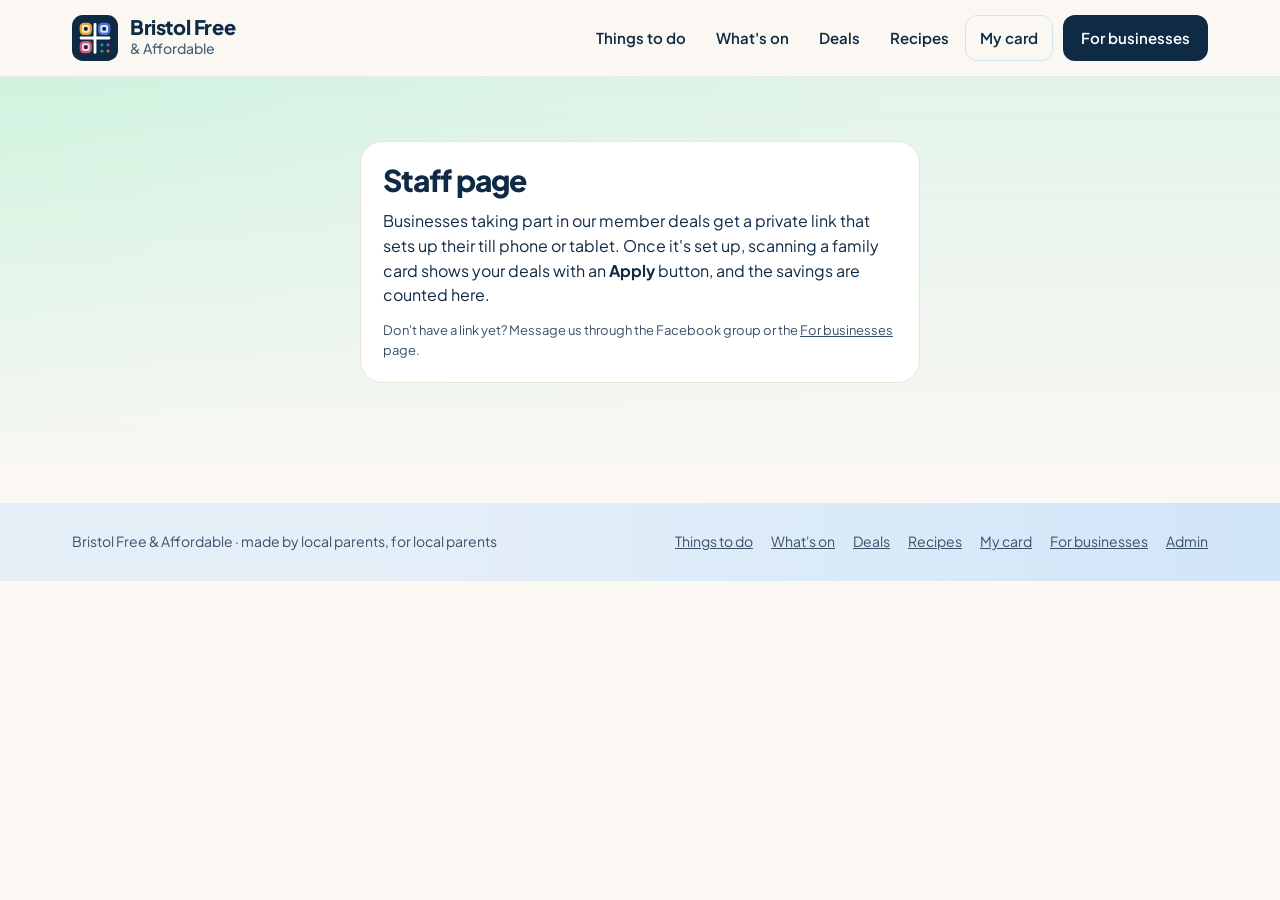
<file: staff.html>
<!DOCTYPE html>
<html lang="en-GB">
<head>
<meta charset="UTF-8">
<meta name="viewport" content="width=device-width, initial-scale=1">
<title>Staff · Bristol Free & Affordable</title>
<meta name="description" content="Staff page for businesses taking part in Bristol Free & Affordable member deals.">
<link rel="icon" href="/img/favicon.svg" type="image/svg+xml">
<link rel="manifest" href="/manifest.webmanifest">
<meta name="theme-color" content="#0F2A44">
<link rel="apple-touch-icon" href="/img/app/apple-touch-icon.png">
<meta name="apple-mobile-web-app-title" content="Bristol Free">
<meta name="apple-mobile-web-app-capable" content="yes">
<meta name="mobile-web-app-capable" content="yes">
<meta name="apple-mobile-web-app-status-bar-style" content="default">
<link rel="preconnect" href="https://fonts.googleapis.com">
<link rel="preconnect" href="https://fonts.gstatic.com" crossorigin>
<link href="https://fonts.googleapis.com/css2?family=Plus+Jakarta+Sans:wght@400;500;600;700;800&display=swap" rel="stylesheet">
<link rel="stylesheet" href="/css/styles.css">
<meta name="robots" content="noindex">
</head>
<body class="wash t-mint">
<a class="sr" href="#main">Skip to content</a>
<header class="site">
  <div class="wrap nav">
    <a href="/" class="logo" aria-label="Bristol Free and Affordable, home">
      <img src="/img/logo-mark.svg" width="46" height="46" alt="">
      <span><b>Bristol Free</b><small>&amp; Affordable</small></span>
    </a>
    <button class="burger" aria-label="Menu" aria-expanded="false" aria-controls="links"><svg width="26" height="26" viewBox="0 0 24 24" aria-hidden="true"><path d="M3 6h18M3 12h18M3 18h18" stroke="#0F2A44" stroke-width="2" stroke-linecap="round"/></svg></button>
    <nav class="links" id="links" aria-label="Main">
      <a href="/directory.html">Things to do</a>
      <a href="/whats-on.html">What's on</a>
      <a href="/deals.html">Deals</a>
      <a href="/recipes.html">Recipes</a>
      <a href="/card.html" class="cardlink">My card</a>
      <a href="/business.html" class="cta">For businesses</a>
    </nav>
  </div>
</header>
<main id="main">
<div class="wrap">
  <div id="staff" class="staff"><div class="lp-loading">Loading…</div></div>
</div>
</main>
<footer class="site"><div class="wrap foot">
  <span>Bristol Free &amp; Affordable · made by local parents, for local parents</span>
  <nav aria-label="Footer"><a href="/directory.html">Things to do</a><a href="/whats-on.html">What's on</a><a href="/deals.html">Deals</a><a href="/recipes.html">Recipes</a><a href="/card.html">My card</a><a href="/business.html">For businesses</a><a href="/admin.html">Admin</a></nav>
</div></footer>
<script type="module" src="/js/staff.js"></script>
</body>
</html>
</file>
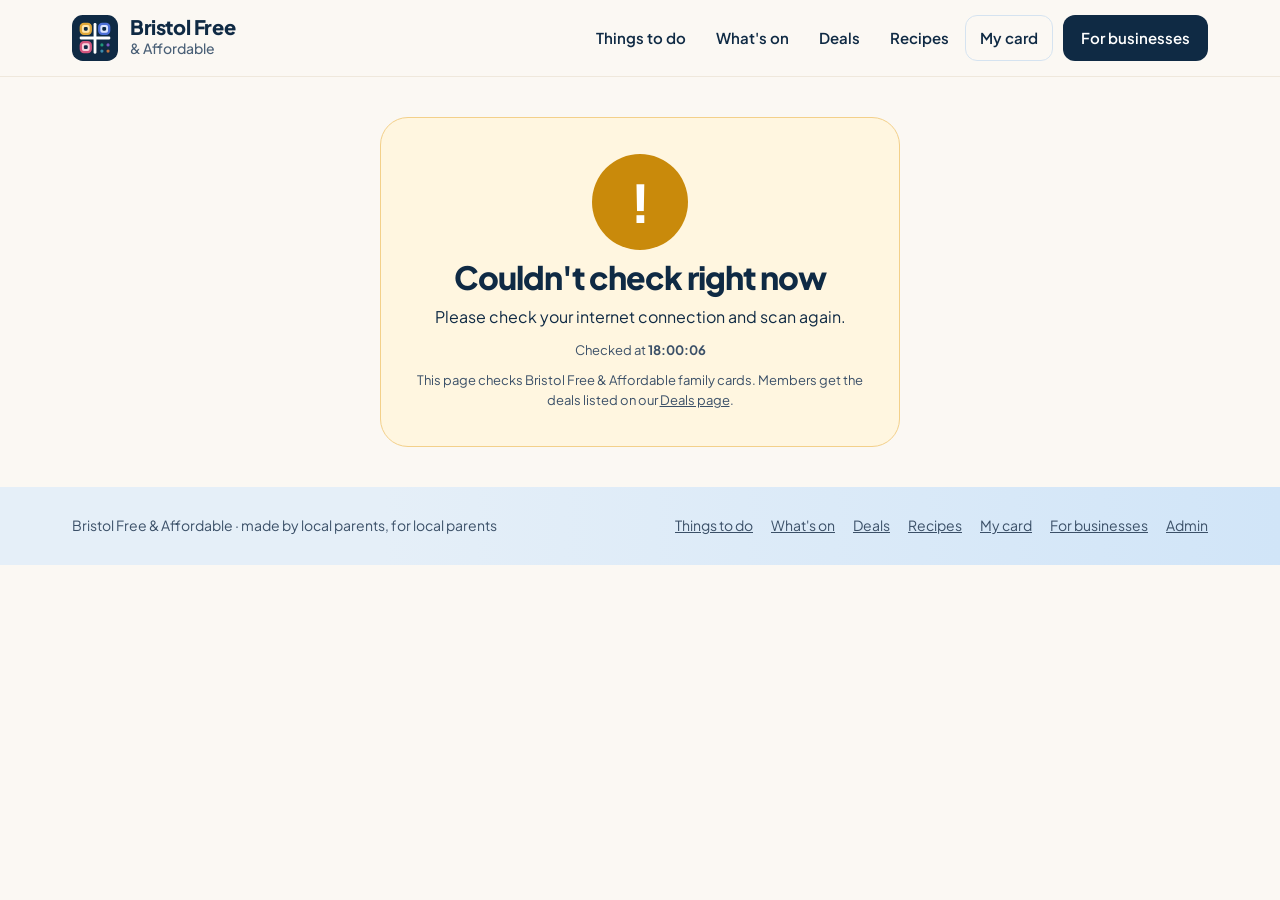
<file: verify.html>
<!DOCTYPE html>
<html lang="en-GB">
<head>
<meta charset="UTF-8">
<meta name="viewport" content="width=device-width, initial-scale=1">
<title>Check a family card · Bristol Free & Affordable</title>
<meta name="description" content="Checks whether a Bristol Free & Affordable family card is valid.">
<link rel="icon" href="/img/favicon.svg" type="image/svg+xml">
<link rel="manifest" href="/manifest.webmanifest">
<meta name="theme-color" content="#0F2A44">
<link rel="apple-touch-icon" href="/img/app/apple-touch-icon.png">
<meta name="apple-mobile-web-app-title" content="Bristol Free">
<meta name="apple-mobile-web-app-capable" content="yes">
<meta name="mobile-web-app-capable" content="yes">
<meta name="apple-mobile-web-app-status-bar-style" content="default">
<link rel="preconnect" href="https://fonts.googleapis.com">
<link rel="preconnect" href="https://fonts.gstatic.com" crossorigin>
<link href="https://fonts.googleapis.com/css2?family=Plus+Jakarta+Sans:wght@400;500;600;700;800&display=swap" rel="stylesheet">
<link rel="stylesheet" href="/css/styles.css">
<meta name="robots" content="noindex">
</head>
<body class="t-paper">
<a class="sr" href="#main">Skip to content</a>
<header class="site">
  <div class="wrap nav">
    <a href="/" class="logo" aria-label="Bristol Free and Affordable, home">
      <img src="/img/logo-mark.svg" width="46" height="46" alt="">
      <span><b>Bristol Free</b><small>&amp; Affordable</small></span>
    </a>
    <button class="burger" aria-label="Menu" aria-expanded="false" aria-controls="links"><svg width="26" height="26" viewBox="0 0 24 24" aria-hidden="true"><path d="M3 6h18M3 12h18M3 18h18" stroke="#0F2A44" stroke-width="2" stroke-linecap="round"/></svg></button>
    <nav class="links" id="links" aria-label="Main">
      <a href="/directory.html">Things to do</a>
      <a href="/whats-on.html">What's on</a>
      <a href="/deals.html">Deals</a>
      <a href="/recipes.html">Recipes</a>
      <a href="/card.html" class="cardlink">My card</a>
      <a href="/business.html" class="cta">For businesses</a>
    </nav>
  </div>
</header>
<main id="main">
<div class="wrap">
  <div id="verify" class="verify" role="status" aria-live="polite"><div class="lp-loading">Checking this card…</div></div>
</div>
</main>
<footer class="site"><div class="wrap foot">
  <span>Bristol Free &amp; Affordable · made by local parents, for local parents</span>
  <nav aria-label="Footer"><a href="/directory.html">Things to do</a><a href="/whats-on.html">What's on</a><a href="/deals.html">Deals</a><a href="/recipes.html">Recipes</a><a href="/card.html">My card</a><a href="/business.html">For businesses</a><a href="/admin.html">Admin</a></nav>
</div></footer>
<script type="module" src="/js/verify.js"></script>
</body>
</html>
</file>
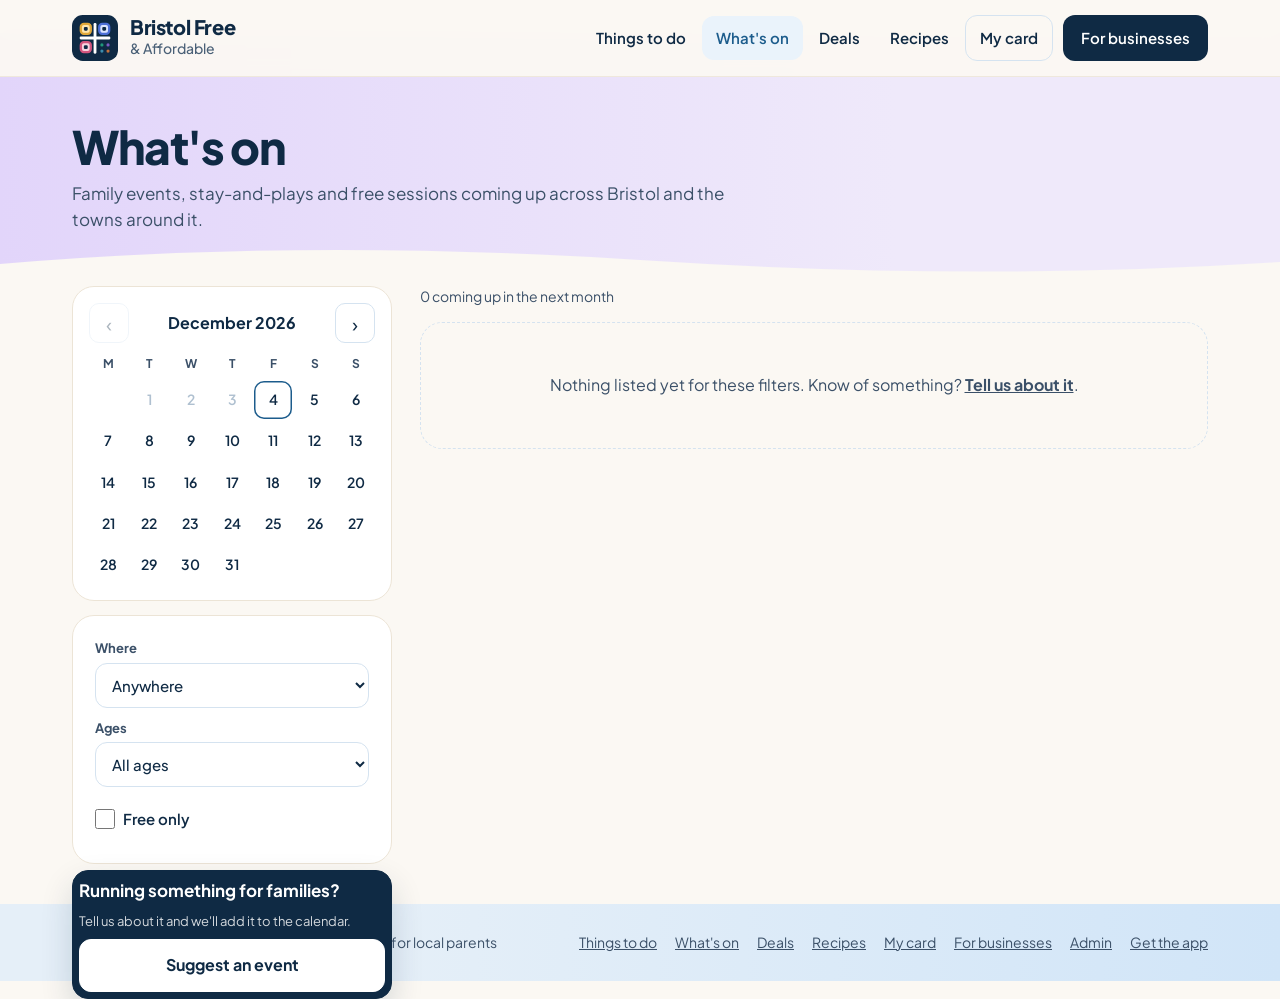
<file: whats-on.html>
<!DOCTYPE html>
<html lang="en-GB">
<head>
<meta charset="UTF-8">
<meta name="viewport" content="width=device-width, initial-scale=1">
<title>What's on · Bristol Free & Affordable</title>
<meta name="description" content="Free and cheap family events, classes and activities happening this week in Bristol and nearby towns.">
<link rel="icon" href="/img/favicon.svg" type="image/svg+xml">
<link rel="manifest" href="/manifest.webmanifest">
<meta name="theme-color" content="#0F2A44">
<link rel="apple-touch-icon" href="/img/app/apple-touch-icon.png">
<meta name="apple-mobile-web-app-title" content="Bristol Free">
<meta name="apple-mobile-web-app-capable" content="yes">
<meta name="mobile-web-app-capable" content="yes">
<meta name="apple-mobile-web-app-status-bar-style" content="default">
<link rel="preconnect" href="https://fonts.googleapis.com">
<link rel="preconnect" href="https://fonts.gstatic.com" crossorigin>
<link href="https://fonts.googleapis.com/css2?family=Plus+Jakarta+Sans:wght@400;500;600;700;800&display=swap" rel="stylesheet">
<link rel="stylesheet" href="/css/styles.css">
</head>
<body class="t-lavender">
<a class="sr" href="#main">Skip to content</a>
<header class="site">
  <div class="wrap nav">
    <a href="/" class="logo" aria-label="Bristol Free and Affordable, home">
      <img src="/img/logo-mark.svg" width="46" height="46" alt="">
      <span><b>Bristol Free</b><small>&amp; Affordable</small></span>
    </a>
    <button class="burger" aria-label="Menu" aria-expanded="false" aria-controls="links"><svg width="26" height="26" viewBox="0 0 24 24" aria-hidden="true"><path d="M3 6h18M3 12h18M3 18h18" stroke="#0F2A44" stroke-width="2" stroke-linecap="round"/></svg></button>
    <nav class="links" id="links" aria-label="Main">
      <a href="/directory.html">Things to do</a>
      <a href="/whats-on.html" aria-current="page">What's on</a>
      <a href="/deals.html">Deals</a>
      <a href="/recipes.html">Recipes</a>
      <a href="/card.html" class="cardlink">My card</a>
      <a href="/business.html" class="cta">For businesses</a>
    </nav>
  </div>
</header>
<main id="main">
<div class="wrap">
  <div class="page-head"><h1>What's on</h1><p>Family events, stay-and-plays and free sessions coming up across Bristol and the towns around it.</p></div>
  <div class="wo">
    <aside class="wo-side">
      <div class="panel suggest suggest-dark"><b>Running something for families?</b><p class="note">Tell us about it and we'll add it to the calendar.</p><button type="button" class="btn ghost" id="suggest-event">Suggest an event</button></div>
      <div class="panel cal" id="cal" aria-label="Calendar"></div>
      <form class="panel wo-filters" id="wo-filters" onsubmit="return false">
        <label class="field">Where<select id="wo-area"><option value="">Anywhere</option></select></label>
        <label class="field">Ages<select id="wo-age"><option value="">All ages</option><option value="baby">Babies (0–1)</option><option value="toddler">Toddlers (1–4)</option><option value="kids">Kids (5–11)</option><option value="teen">Teens (12+)</option></select></label>
        <label class="check"><input type="checkbox" id="wo-free"> Free only</label>
      </form>
    </aside>
    <div>
      <div class="dir-tools" style="margin-top:0"><span class="count" id="wo-count" role="status" aria-live="polite"></span><button type="button" class="chip" id="wo-clear" hidden>Show all dates</button></div>
      <div id="wo-list" class="wo-list"></div>
    </div>
  </div>
</div>
</main>
<footer class="site"><div class="wrap foot">
  <span>Bristol Free &amp; Affordable · made by local parents, for local parents</span>
  <nav aria-label="Footer"><a href="/directory.html">Things to do</a><a href="/whats-on.html">What's on</a><a href="/deals.html">Deals</a><a href="/recipes.html">Recipes</a><a href="/card.html">My card</a><a href="/business.html">For businesses</a><a href="/admin.html">Admin</a></nav>
</div></footer>
<div class="modal" id="modal"><div class="sheet" id="sheet" role="dialog" aria-modal="true" aria-labelledby="m-title"></div></div>
<script type="module" src="/js/whats-on.js"></script>
</body>
</html>
</file>
<file: css/styles.css>
:root{
  --navy:#0F2A44; --navy-2:#1C5C8C; --text-2:#3B5068; --line:#D5E3F0;
  --sky:#EAF3FB; --mint:#BFEBD9; --mint-band:#EEF8F3; --mint-ink:#0B6B4F;
  --sun:#FFD27A; --r:22px;
  --paper:#FBF8F3; --butter:#FFF3D3; --mintp:#E2F4EA; --lavender:#EFE9FA; --peach:#FDE8DC; --periwinkle:#E6EDFD; --pink:#FCE6EE; --skyp:#E5EFF8;
  --tone:var(--paper); --shadow:0 10px 30px rgba(15,42,68,.08);
}
*{box-sizing:border-box;margin:0;padding:0}
[hidden]{display:none!important}
body{font-family:"Plus Jakarta Sans",system-ui,sans-serif;background:var(--paper);overflow-x:clip;color:var(--navy);line-height:1.55}
h1,h2,h3{font-weight:800;letter-spacing:-.03em;line-height:1.1}
a{color:inherit}
a:hover{color:var(--navy-2)}
button{font:inherit;cursor:pointer;color:inherit}
input,select,textarea{font:inherit;color:var(--navy)}
img{max-width:100%}
.wrap{max-width:1200px;margin:0 auto;padding:0 32px}
@media(max-width:600px){.wrap{padding:0 18px}}
.sr{position:absolute;width:1px;height:1px;overflow:hidden;clip:rect(0 0 0 0);white-space:nowrap}
:focus-visible{outline:3px solid var(--navy-2);outline-offset:2px}

.demo-bar{background:var(--navy);color:#fff;font-size:13px;text-align:center;padding:7px 12px}
.demo-bar b{color:var(--mint)}

/* header */
header.site{position:sticky;top:0;z-index:1000;background:rgba(251,248,243,.95);backdrop-filter:blur(8px);border-bottom:1px solid #EFE8DC}
.nav{display:flex;align-items:center;justify-content:space-between;height:76px;gap:16px}
.logo{display:flex;align-items:center;gap:12px;text-decoration:none}
.logo b{display:block;font-weight:800;font-size:20px;letter-spacing:-.02em;line-height:1.1}
.logo small{display:block;font-weight:500;font-size:14px;color:#4A6077}
.links{display:flex;gap:2px;align-items:center}
.links a{text-decoration:none;font-weight:600;font-size:15px;padding:10px 14px;border-radius:12px}
.links a[aria-current=page]{background:var(--sky);color:var(--navy-2)}
.links a.cta{background:var(--navy);color:#fff;margin-left:8px;padding:11px 18px}
.links a.cardlink{border:1px solid var(--line)}
body.over .links a.cardlink{border-color:rgba(255,255,255,.5)}
.links a.cta:hover{background:var(--navy-2)}
.burger{display:none;background:none;border:0;padding:10px}
@media(max-width:1080px){
  .burger{display:block}
  .links{position:absolute;top:76px;left:0;right:0;flex-direction:column;align-items:stretch;background:#fff;padding:12px 18px 20px;border-bottom:1px solid var(--line);display:none}
  .links.open{display:flex}
  .links a.cta{margin:8px 0 0;text-align:center}
}

/* buttons, fields */
.btn{display:inline-block;text-align:center;text-decoration:none;font-weight:700;border-radius:12px;padding:13px 20px;border:0;background:var(--navy);color:#fff;min-height:48px}
.btn:hover{background:var(--navy-2);color:#fff}
.btn.ghost{background:#fff;color:var(--navy);border:1px solid var(--line)}
.btn.ghost:hover{border-color:var(--navy-2);color:var(--navy)}
.btn.light{background:#fff;color:var(--navy)}
.btn.danger{background:#fff;color:#A32D2D;border:1px solid #F0C4C4}
.btn:disabled{opacity:.6;cursor:wait}
.field{display:flex;flex-direction:column;gap:4px;font-size:13px;font-weight:700;color:var(--text-2)}
.field input,.field select,.field textarea{font-size:15px;font-weight:500;border:1px solid var(--line);border-radius:12px;padding:11px 12px;background:#fff;outline:none;width:100%}
.field input:focus,.field select:focus,.field textarea:focus{border-color:var(--navy-2)}
.check{display:flex;align-items:center;gap:8px;font-size:15px;font-weight:600;color:var(--navy);min-height:44px}
.check input{width:20px;height:20px;accent-color:var(--navy)}
.chip{border:1px solid var(--line);background:#fff;border-radius:999px;padding:10px 16px;font-weight:600;font-size:15px;min-height:44px;text-decoration:none;display:inline-flex;align-items:center}
.chip:hover{border-color:var(--navy-2)}
.chip.on{background:var(--navy);border-color:var(--navy);color:#fff}
.chips{display:flex;gap:8px;flex-wrap:wrap}
.note{font-size:13px;color:var(--text-2)}
.err{color:#A32D2D;font-weight:700;font-size:14px}
.ok{background:var(--mint-band);color:var(--mint-ink);font-weight:700;border-radius:12px;padding:12px 14px}

/* hero */
.hero{margin-top:-77px}
.hero-card{min-height:max(640px,88vh);display:flex;align-items:center;padding:150px 0 80px;
  background-image:linear-gradient(180deg,rgba(10,28,46,.55) 0%,rgba(10,28,46,0) 22%),linear-gradient(90deg,rgba(10,28,46,.88) 0%,rgba(10,28,46,.7) 38%,rgba(10,28,46,.12) 72%,rgba(10,28,46,0) 100%),url(../img/hero.jpg);
  background-size:cover;background-position:center 38%}
.hero-card>.wrap{width:100%}
.hero-in{max-width:540px;display:flex;flex-direction:column;gap:22px}
.pill{align-self:flex-start;font-size:14px;font-weight:700;color:var(--navy-2);background:#fff;padding:7px 14px;border-radius:999px}
.hero h1{font-size:clamp(38px,5vw,58px);color:#fff;line-height:1.05}
.hero .lead{font-size:18px;color:#E6EEF6;max-width:480px}
.finder{background:#fff;border-radius:20px;padding:14px;display:flex;flex-direction:column;gap:10px;box-shadow:var(--shadow)}
.finder .row{display:grid;grid-template-columns:repeat(auto-fit,minmax(150px,1fr));gap:10px}
@media(max-width:700px){.hero-card{padding:120px 0 48px;min-height:0;background-image:linear-gradient(180deg,rgba(10,28,46,.55) 0%,rgba(10,28,46,.85) 60%),url(../img/hero-sm.jpg);background-position:68% center}}
body.over header.site{background:transparent;backdrop-filter:none;border-color:transparent}
body.over .logo b,body.over .links a:not(.cta){color:#fff}
body.over .logo small{color:#D5E3F0}
body.over .links a.cta{background:#fff;color:var(--navy)}
body.over .burger path{stroke:#fff}
@media(max-width:1080px){body.over .links.open{background:#fff}body.over .links.open a:not(.cta){color:var(--navy)}body.over .links.open a.cta{background:var(--navy);color:#fff}}

/* sections */
section.block{padding:36px 0}
.band{background:var(--mint-band);margin:24px 0;padding:56px 0}
.sec-head{display:flex;flex-wrap:wrap;justify-content:space-between;align-items:flex-end;gap:12px;margin-bottom:22px}
.sec-head h2{font-size:clamp(28px,3.4vw,36px)}
.sec-head p{color:var(--text-2);margin-top:6px}
.more{font-weight:700}
.page-head{padding:44px 0 20px}
.page-head h1{font-size:clamp(32px,4vw,46px)}
.page-head p{color:var(--text-2);font-size:17px;margin-top:8px;max-width:680px}

/* cards */
.grid{display:grid;grid-template-columns:repeat(auto-fill,minmax(250px,1fr));gap:20px}
.card{display:flex;flex-direction:column;gap:12px;cursor:pointer;background:none;border:0;text-align:left;padding:0;width:100%}
.thumb{height:180px;border-radius:var(--r);position:relative;overflow:hidden;display:grid;place-items:center;transition:transform .25s}
.card:hover .thumb{transform:translateY(-3px)}
.thumb img{width:100%;height:100%;object-fit:cover;display:block;position:absolute;inset:0}
.thumb svg{width:54px;height:54px}
.thumb svg.scene,.lp-hero svg.scene{position:absolute;inset:0;width:100%;height:100%}
.tagpill{position:absolute;top:14px;left:14px;background:#fff;border-radius:999px;padding:5px 12px;font-size:13px;font-weight:800;color:var(--navy)}
.tagpill.free{color:var(--mint-ink)}
.tagpill.feat{left:auto;right:14px;background:var(--sun)}
.card .body{display:flex;flex-direction:column;gap:4px;padding:0 4px}
.card h3{font-size:18px;letter-spacing:-.01em}
.sub{font-size:14px;color:var(--text-2)}
.unclaimed{font-size:12px;font-weight:600;color:var(--text-2)}
.empty{grid-column:1/-1;text-align:center;padding:50px 20px;color:var(--text-2);border:1px dashed var(--line);border-radius:var(--r)}

/* directory */
.filters{display:grid;grid-template-columns:2fr repeat(3,1fr);gap:10px;align-items:end;background:var(--sky);border-radius:var(--r);padding:16px;margin-bottom:16px}
@media(max-width:900px){.filters{grid-template-columns:1fr 1fr}}
@media(max-width:520px){.filters{grid-template-columns:1fr}}
.dir-tools{display:flex;justify-content:space-between;align-items:center;gap:12px;flex-wrap:wrap;margin:14px 0}
.count{color:var(--text-2);font-size:14px}
.toggle{display:inline-flex;border:1px solid var(--line);border-radius:12px;overflow:hidden}
.toggle button{border:0;background:#fff;padding:10px 16px;font-weight:700;min-height:44px}
.toggle button[aria-pressed=true]{background:var(--navy);color:#fff}
#map{height:440px;border-radius:var(--r);border:1px solid var(--line);margin-bottom:22px;z-index:1}
@media(max-width:600px){#map{height:360px}}
.pin{width:22px;height:22px;border-radius:50%;border:3px solid #fff;box-shadow:0 2px 8px rgba(15,42,68,.35)}
.pop{font-family:"Plus Jakarta Sans",sans-serif;min-width:180px}
.pop img{width:100%;height:90px;object-fit:cover;border-radius:10px;margin-bottom:6px}
.pop b{display:block;font-size:15px;color:var(--navy)}
.pop span{display:block;font-size:12px;color:var(--text-2);margin:2px 0 8px}
.pop button{background:var(--navy);color:#fff;border:0;border-radius:8px;padding:7px 12px;font-weight:700;font-size:13px}
.legend{display:flex;gap:14px;flex-wrap:wrap;font-size:13px;color:var(--text-2);margin:-12px 0 20px}
.legend i{display:inline-block;width:12px;height:12px;border-radius:50%;margin-right:6px;vertical-align:-1px}

/* modal */
.modal{position:fixed;inset:0;background:rgba(15,42,68,.5);display:none;place-items:center;z-index:2000;padding:20px}
.modal.on{display:grid}
.sheet{background:#fff;border-radius:28px;max-width:540px;width:100%;overflow:hidden;max-height:92vh;overflow-y:auto;position:relative}
.sheet .thumb{height:220px;border-radius:0}
.sheet .in{padding:22px 26px 28px;display:grid;gap:12px}
.sheet h2{font-size:26px}
.facts{display:grid;gap:6px;font-size:14px;color:var(--text-2)}
.facts b{color:var(--navy)}
.x{position:absolute;top:12px;right:12px;z-index:2;background:#fff;border:0;border-radius:999px;width:40px;height:40px;font-size:18px;box-shadow:var(--shadow)}
.claim{background:var(--sky);border-radius:16px;padding:16px;display:grid;gap:10px}
.claim .two{display:grid;grid-template-columns:1fr 1fr;gap:10px}
@media(max-width:520px){.claim .two{grid-template-columns:1fr}}
.hp{position:absolute;left:-9999px}

/* business CTA */
.duo{display:grid;grid-template-columns:repeat(auto-fit,minmax(320px,1fr));gap:20px}
.duo>div{border-radius:28px;padding:40px;display:flex;flex-direction:column;gap:14px}
.duo h2{font-size:30px}
.duo .mint{background:var(--mint)}
.duo .dark{background:var(--navy);color:#fff}
.duo .dark p{color:#D5E3F0}

footer.site{margin-top:40px;background:linear-gradient(270deg,#D1E5F8,var(--skyp) 70%)}
.foot{display:flex;flex-wrap:wrap;gap:16px;justify-content:space-between;padding-top:28px;padding-bottom:28px;font-size:14px;color:var(--text-2)}
.foot nav{display:flex;gap:18px;flex-wrap:wrap}

/* admin */
.adm-list{display:flex;flex-direction:column;gap:10px}
.adm-row{display:flex;align-items:center;gap:14px;border:1px solid var(--line);border-radius:16px;padding:10px 12px;flex-wrap:wrap}
.adm-row img,.adm-row .ph{width:64px;height:48px;border-radius:10px;object-fit:cover;background:var(--sky);flex:none}
.adm-row .grow{flex:1;min-width:180px}
.adm-row b{display:block}
.badge{font-size:12px;font-weight:700;border-radius:999px;padding:3px 9px;background:var(--sky);color:var(--navy-2)}
.badge.draft{background:#FFF4D6;color:#7A5600}
.badge.new{background:#FCE7DA;color:#8A3A12}
.claim-two{display:grid;grid-template-columns:1fr 1fr;gap:12px}
@media(max-width:620px){.claim-two{grid-template-columns:1fr}}
fieldset.field{border:0}
fieldset.field legend{margin-bottom:4px}

/* listing page */
.crumbs{display:flex;gap:8px;align-items:center;font-size:14px;color:var(--text-2);padding:22px 0 14px;flex-wrap:wrap}
.crumbs a{font-weight:700}
.lp-loading{padding:60px 0;color:var(--text-2)}
.lp-grid{display:grid;grid-template-columns:minmax(0,1.6fr) minmax(280px,1fr);gap:32px;align-items:start}
@media(max-width:900px){.lp-grid{grid-template-columns:1fr}}
.lp-hero{position:relative;border-radius:28px;overflow:hidden;aspect-ratio:16/9;display:grid;place-items:center}
.lp-hero img{position:absolute;inset:0;width:100%;height:100%;object-fit:cover}
.lp-hero svg{width:80px;height:80px}
.lp-title{font-size:clamp(32px,4.4vw,48px);margin:6px 0 12px}
.lp-desc{font-size:18px;line-height:1.65;color:#1E3A52;max-width:680px}
.lp-actions{display:flex;gap:10px;flex-wrap:wrap;margin-top:22px}
.lp-side{display:flex;flex-direction:column;gap:18px;position:sticky;top:96px}
@media(max-width:900px){.lp-side{position:static}}
.panel{border:1px solid #ECE4D6;border-radius:22px;padding:22px;background:#fff}
.lp-facts h2{font-size:20px;margin-bottom:12px}
.lp-facts dl{display:grid;grid-template-columns:auto 1fr;gap:8px 16px;font-size:15px}
.lp-facts dt{font-weight:700;color:var(--text-2)}
.lp-facts dd{margin:0}
.lp-map{height:280px;border-radius:22px;border:1px solid var(--line);z-index:1}

/* shared bits */
.linkish{background:none;border:0;padding:0;font-weight:700;text-decoration:underline;color:inherit}
.in .two{display:grid;grid-template-columns:1fr 1fr;gap:10px}
@media(max-width:520px){.in .two{grid-template-columns:1fr}}
.badge.open{background:var(--mint-band);color:var(--mint-ink)}

/* what's on */
.wo{display:grid;grid-template-columns:320px minmax(0,1fr);gap:28px;align-items:start}
@media(max-width:900px){.wo{grid-template-columns:1fr}}
.wo-side{display:flex;flex-direction:column;gap:14px;position:sticky;top:96px}
@media(max-width:900px){.wo-side{position:static}}
.wo-filters{display:grid;gap:10px}
.suggest{display:grid;gap:8px;background:var(--sky);border:0}
.cal{padding:16px}
.cal-head{display:flex;align-items:center;justify-content:space-between;margin-bottom:8px}
.cal-nav{border:1px solid var(--line);background:#fff;border-radius:10px;width:40px;height:40px;font-size:20px}
.cal-nav:disabled{opacity:.35;cursor:default}
.cal-grid{display:grid;grid-template-columns:repeat(7,1fr);gap:3px;text-align:center}
.cal-grid i{font-style:normal;font-size:12px;font-weight:700;color:var(--text-2);padding:4px 0}
.cal-grid button{aspect-ratio:1;border:0;background:none;border-radius:10px;font-weight:600;font-size:14px;position:relative;min-height:36px}
.cal-grid button:disabled{color:#AFC0D0;cursor:default}
.cal-grid button.has::after{content:"";position:absolute;left:50%;bottom:5px;width:5px;height:5px;margin-left:-2.5px;border-radius:50%;background:var(--mint-ink)}
.cal-grid button.today{box-shadow:inset 0 0 0 1.5px var(--navy-2)}
.cal-grid button:not(:disabled):hover{background:var(--sky)}
.cal-grid button.on{background:var(--navy);color:#fff}
.cal-grid button.on::after{background:var(--mint)}
.wo-list{display:flex;flex-direction:column;gap:12px}
.ev-day{font-size:18px;margin:14px 0 2px;letter-spacing:-.01em}
.ev-day:first-child{margin-top:0}
.ev{display:flex;gap:16px;border:1px solid var(--line);border-radius:20px;padding:16px;text-decoration:none;background:#fff}
.ev-date{flex:none;width:58px;height:62px;border-radius:14px;background:var(--mint-band);display:flex;flex-direction:column;align-items:center;justify-content:center;color:var(--mint-ink)}
.ev-date b{font-size:24px;line-height:1}
.ev-date span{font-size:12px;font-weight:700;text-transform:uppercase}
.ev-body{display:flex;flex-direction:column;gap:4px;min-width:0}
.ev-body h3{font-size:18px;letter-spacing:-.01em}
.ev-body p{font-size:15px;color:#1E3A52}
.ev-meta{display:flex;flex-wrap:wrap;gap:8px 12px;align-items:center;margin-top:4px;font-size:14px}
.ev-meta a{font-weight:700}
.ev .tagpill{position:static;align-self:flex-start;background:var(--sky)}
.ev .tagpill.free{background:var(--mint-band)}
.ev-strip{display:grid;grid-template-columns:repeat(auto-fill,minmax(250px,1fr));gap:14px}
.ev.mini:hover{border-color:var(--navy-2)}

/* deals */
.card-cta{display:flex;flex-wrap:wrap;gap:12px;align-items:center;justify-content:space-between;background:var(--navy);color:#fff;border-radius:20px;padding:16px 20px;margin-bottom:18px}
.card-cta:empty{display:none}
.card-cta .note{color:#D5E3F0}
.card-cta .btn{background:#fff;color:var(--navy)}
.deal-grid{display:grid;grid-template-columns:repeat(auto-fill,minmax(300px,1fr));gap:16px}
.deal{display:flex;gap:16px;align-items:center;border:1px solid var(--line);border-radius:20px;padding:18px;background:#fff;text-align:left;width:100%}
.deal:hover{border-color:var(--navy-2)}
.deal-badge{flex:none;min-width:76px;height:76px;padding:0 8px;border-radius:18px;background:var(--sky);display:flex;align-items:center;justify-content:center;font-weight:800;font-size:19px;color:var(--navy-2);letter-spacing:-.02em;text-align:center;line-height:1.05}
.deal-badge.big{align-self:flex-start;min-width:96px;height:96px;font-size:26px}
.deal-body{display:flex;flex-direction:column;gap:3px}
.deal-body b{font-size:17px}
.deal-tags{display:flex;gap:8px;align-items:center;flex-wrap:wrap;margin-top:4px}

/* recipes */
.rp-h{font-size:22px;margin:30px 0 12px}
.method{display:grid;gap:14px;padding-left:0;list-style:none;counter-reset:s}
.method li{counter-increment:s;display:grid;grid-template-columns:36px 1fr;gap:12px;font-size:17px;line-height:1.6}
.method li::before{content:counter(s);width:32px;height:32px;border-radius:50%;background:var(--navy);color:#fff;font-weight:800;display:grid;place-items:center;font-size:15px}
.ingredients{list-style:none;display:grid}
.ingredients .check{font-weight:500;min-height:40px;align-items:flex-start;padding-top:8px}
.ingredients input:checked+*{text-decoration:line-through}
a.card{text-decoration:none}
@media print{header.site,footer.site,.crumbs,.lp-actions,.demo-bar{display:none}.lp-grid{grid-template-columns:1fr}.lp-hero{max-height:220px}}

/* family card */
.card-app{padding:24px 0 20px}
.card-intro{display:grid;grid-template-columns:minmax(0,1.1fr) minmax(300px,1fr);gap:40px;align-items:center;padding:30px 0}
@media(max-width:860px){.card-intro{grid-template-columns:1fr;gap:24px;padding:10px 0}}
.card-intro h1{font-size:clamp(34px,4.6vw,52px);margin:14px 0 12px}
.lead2{font-size:18px;color:#1E3A52;max-width:520px}
.ticks{list-style:none;display:grid;gap:10px;margin-top:20px;font-weight:600}
.ticks li{padding-left:32px;position:relative}
.ticks li::before{content:"✓";position:absolute;left:0;top:0;width:22px;height:22px;border-radius:50%;background:var(--mint);color:var(--mint-ink);font-size:13px;display:grid;place-items:center;font-weight:800}
.card-form{display:grid;gap:12px;padding:26px}
.card-form h2{font-size:24px}
.fcard-wrap{max-width:400px;margin:0 auto;display:grid;gap:16px}
.fcard{position:relative;overflow:hidden;border-radius:28px;padding:24px;color:#fff;background:linear-gradient(145deg,#0F2A44 0%,#1C5C8C 100%);box-shadow:0 18px 40px rgba(15,42,68,.28);display:grid;gap:4px}
.fcard-top{display:flex;align-items:center;gap:12px;margin-bottom:14px}
.fcard-top b{display:block;font-size:18px;line-height:1.1}
.fcard-top small{display:block;font-size:13px;color:var(--mint);font-weight:600}
.fcard-name{font-size:34px;font-weight:800;letter-spacing:-.03em;line-height:1.1}
.fcard-since{font-size:14px;color:#D5E3F0;margin-bottom:14px}
.fcard-qr{background:#fff;border-radius:18px;padding:10px;width:min(100%,260px);margin:0 auto;aspect-ratio:1}
.fcard-qr svg{width:100%;height:100%;display:block}
.fcard-live{display:flex;justify-content:center;align-items:center;gap:10px;margin-top:12px;font-weight:700;font-variant-numeric:tabular-nums}
.fcard-live #fresh{font-weight:600;color:var(--mint);font-size:13px}
.fcard-live .dot{width:10px;height:10px;border-radius:50%;background:#5BE3A8;animation:pulse 1.2s infinite}
.fcard.stale .dot{background:#FFB547;animation:none}
.fcard.stale #fresh{color:#FFD27A}
.shimmer{position:absolute;inset:0;pointer-events:none;background:linear-gradient(110deg,transparent 30%,rgba(255,255,255,.14) 45%,transparent 60%);background-size:250% 100%;animation:shine 3s linear infinite}
@keyframes shine{from{background-position:150% 0}to{background-position:-100% 0}}
@keyframes pulse{50%{opacity:.35}}
@media(prefers-reduced-motion:reduce){.shimmer{animation-duration:8s}}
.fcard-actions{display:flex;gap:8px;flex-wrap:wrap;justify-content:center}
.tip summary{font-weight:700;cursor:pointer}
.tip p{margin-top:8px}

/* card check (staff scan) */
.verify{max-width:520px;margin:40px auto;text-align:center;border-radius:28px;padding:36px 26px;display:grid;gap:10px;justify-items:center;border:1px solid var(--line)}
.verify h1{font-size:32px}
.v-icon{width:96px;height:96px;border-radius:50%;display:grid;place-items:center;font-size:52px;font-weight:800;color:#fff}
.v-name{font-size:30px;font-weight:800;letter-spacing:-.02em}
.verify.good{background:#E8F8EF;border-color:#9BDDB8}.verify.good .v-icon{background:#13895A}
.verify.warn{background:#FFF6E0;border-color:#F3D08A}.verify.warn .v-icon{background:#C98A0B}
.verify.bad{background:#FDECEC;border-color:#F0B9B9}.verify.bad .v-icon{background:#B42F2F}

/* admin tabs */
.adm-tabs{display:flex;flex-wrap:wrap;gap:6px}
.adm-tabs button{border:1px solid var(--line);background:#fff;border-radius:12px;padding:9px 14px;font-weight:700;min-height:44px}
.adm-tabs button.on{background:var(--navy);border-color:var(--navy);color:#fff}
.adm-row.past{opacity:.55}
.adm-row pre{white-space:pre-wrap;font:inherit;font-size:13px;color:var(--text-2);margin-top:4px}

/* savings tracker */
.sample-bar{background:#FFF4D6;color:#7A5600;border-radius:14px;padding:12px 16px;font-size:14px;max-width:560px;margin:0 auto 16px;text-align:center}
.sample-bar b{margin-right:6px}
.fcard-wrap{max-width:440px}
.savings{display:grid;gap:16px}
.sv-top{display:flex;justify-content:space-between;align-items:flex-end;gap:12px;flex-wrap:wrap}
.sv-top>div{display:flex;flex-direction:column}
.sv-total{font-size:44px;font-weight:800;letter-spacing:-.03em;line-height:1.05;color:var(--mint-ink)}
.sv-month{text-align:right;background:var(--mint-band);border-radius:14px;padding:10px 14px}
.sv-month b{font-size:22px;color:var(--mint-ink)}
.sv-form{display:grid;grid-template-columns:1fr 110px;gap:10px;align-items:end;background:var(--sky);border-radius:16px;padding:14px}
.sv-form .field:first-child,.sv-form #sv-label-wrap,.sv-form .err,.sv-form .btn{grid-column:1/-1}
.sv-form .field:has([name=amount]){grid-column:1/-1}
.sv-list{list-style:none;display:grid}
.sv-list li{display:grid;grid-template-columns:1fr auto auto;gap:10px;align-items:center;padding:10px 0;border-top:1px solid var(--line)}
.sv-list li>span:first-child{display:flex;flex-direction:column;min-width:0}
.sv-amt{font-weight:800;color:var(--mint-ink)}
.sv-del{border:0;background:none;width:36px;height:36px;border-radius:10px;color:var(--text-2)}
.sv-del:hover{background:var(--sky)}

/* staff: applying deals and business numbers */
.apply{width:100%;display:grid;gap:10px;text-align:left;background:#fff;border-radius:20px;padding:16px;margin-top:6px}
.apply h2{font-size:20px}
.apply-row{display:flex;gap:12px;align-items:center;flex-wrap:wrap;padding:10px 0;border-top:1px solid var(--line)}
.apply-row:first-of-type{border-top:0}
.apply-row .deal-badge{min-width:60px;height:60px;font-size:16px;border-radius:14px}
.apply-row .grow{flex:1;display:flex;flex-direction:column;min-width:150px}
.apply .bill{display:grid;grid-template-columns:minmax(0,1fr) auto;gap:8px;align-items:end;width:100%}
@media(max-width:480px){.apply .bill{grid-template-columns:1fr}}
.apply .bill input{width:100%}
.scanned{color:var(--mint-ink);font-weight:700}
.staff{padding:24px 0 40px;display:grid;gap:18px;max-width:900px;margin:0 auto}
.staff-head h1{font-size:clamp(30px,4vw,44px);margin-top:10px}
.stat-row{display:grid;grid-template-columns:repeat(auto-fit,minmax(150px,1fr));gap:12px}
.stat{background:var(--mint-band);border-radius:20px;padding:18px;display:flex;flex-direction:column;gap:4px}
.stat b{font-size:32px;letter-spacing:-.02em;color:var(--mint-ink);line-height:1.1}
.stat span{font-size:14px;color:#1E3A52;font-weight:600}
.how ol{display:grid;gap:8px;padding-left:20px;margin:10px 0}
.kindset{display:grid;gap:8px;border:1px solid var(--line);border-radius:16px;padding:14px}
.kindset legend{font-weight:700;padding:0 6px}

/* ---------- pastel colour bands ---------- */
.t-paper{--tone:var(--paper)}.t-butter{--tone:var(--butter)}.t-mint{--tone:var(--mintp)}.t-lavender{--tone:var(--lavender)}
.t-peach{--tone:var(--peach)}.t-periwinkle{--tone:var(--periwinkle)}.t-pink{--tone:var(--pink)}.t-sky{--tone:var(--skyp)}
/* soft wave along the top edge of each band, echoing the hills in the placeholder pictures */
/* subtle gradient: each band deepens towards one side, alternating left and right down the page */
.t-paper{--deep:#F9F0E1}.t-butter{--deep:#FFEDBF}.t-mint{--deep:#CFF3DF}.t-lavender{--deep:#E2D5FA}
.t-peach{--deep:#FFDAC6}.t-periwinkle{--deep:#D0DEFF}.t-pink{--deep:#FDD0E1}.t-sky{--deep:#D1E5F8}
.tone{--grad:linear-gradient(90deg,var(--deep,var(--tone)),var(--tone) 70%);background:var(--grad);position:relative;margin-top:40px;}
section.tone{padding:48px 0 84px}
@media(max-width:600px){section.tone{padding:40px 0 68px}}
.tone:nth-of-type(even){background:linear-gradient(270deg,var(--deep,var(--tone)),var(--tone) 70%)}
.tone::before{content:"";position:absolute;left:0;right:0;top:-39px;height:40px;background:var(--grad);pointer-events:none;
  -webkit-mask:url("data:image/svg+xml,%3Csvg xmlns='http://www.w3.org/2000/svg' viewBox='0 0 1440 40' preserveAspectRatio='none'%3E%3Cpath d='M0 40V22Q240 0 520 18T1040 16T1440 12V40Z'/%3E%3C/svg%3E") 0 0/100% 100% no-repeat;
          mask:url("data:image/svg+xml,%3Csvg xmlns='http://www.w3.org/2000/svg' viewBox='0 0 1440 40' preserveAspectRatio='none'%3E%3Cpath d='M0 40V22Q240 0 520 18T1040 16T1440 12V40Z'/%3E%3C/svg%3E") 0 0/100% 100% no-repeat}
.tone:nth-of-type(even)::before{transform:scaleX(-1)}
/* back-to-back sections: the wave sits straight on the section above, with no cream gap */
section.tone + section.tone{margin-top:0}
.hero + .tone{margin-top:0}
.hero + .tone::before{display:none}
/* white cards sit on top of the colour as the highlight */
.tone .card{background:#fff;border-radius:var(--r);overflow:hidden;padding-bottom:16px;box-shadow:0 6px 20px rgba(15,42,68,.06)}
.tone .card .thumb{border-radius:0}
.tone .card .body{padding:0 16px}
.tone .chip,.tone .ev,.tone .deal{background:#fff;border-color:transparent;box-shadow:0 1px 0 rgba(15,42,68,.06)}
.tone .empty{background:rgba(255,255,255,.6)}
.tone .duo .mint{background:#fff;border:2px dashed var(--mint)}
/* inner pages: the page title sits in a coloured band */
.page-head,.card-app>.card-intro,.staff-head{position:relative}
.page-head::after{content:"";position:absolute;z-index:-1;top:-44px;bottom:-30px;left:calc(50% - 50vw);right:calc(50% - 50vw);background:linear-gradient(90deg,var(--deep,var(--tone)),var(--tone) 70%);
  -webkit-mask:linear-gradient(#000 calc(100% - 40px),transparent calc(100% - 40px)),url("data:image/svg+xml,%3Csvg xmlns='http://www.w3.org/2000/svg' viewBox='0 0 1440 40' preserveAspectRatio='none'%3E%3Cpath d='M0 0H1440V20Q1100 40 720 18T0 22Z'/%3E%3C/svg%3E") 0 100%/100% 40px no-repeat;
          mask:linear-gradient(#000 calc(100% - 40px),transparent calc(100% - 40px)),url("data:image/svg+xml,%3Csvg xmlns='http://www.w3.org/2000/svg' viewBox='0 0 1440 40' preserveAspectRatio='none'%3E%3Cpath d='M0 0H1440V20Q1100 40 720 18T0 22Z'/%3E%3C/svg%3E") 0 100%/100% 40px no-repeat}
html{overflow-x:clip}
main{position:relative;z-index:0}
.page-head{margin-bottom:34px}
/* pages without a page-head get a gentle wash at the top instead */
body.wash main{background:linear-gradient(rgba(251,248,243,0),var(--paper) 420px),linear-gradient(90deg,var(--deep,var(--tone)),var(--tone) 70%) 0 0/100% 420px no-repeat var(--paper)}
.verify{background:#fff}
.verify.good{background:#E8F8EF}.verify.warn{background:#FFF6E0}.verify.bad{background:#FDECEC}
.fcard-wrap .panel,.savings{background:#fff}
.cal{background:#fff}
.links{background:transparent}
@media(max-width:1080px){.links{background:var(--paper)}}

/* tap-to-call phone numbers */
a.tel { color: var(--navy, #0F2A44); font-weight: 700; text-decoration: underline; text-underline-offset: 3px; white-space: nowrap; }
.lp-reviews { margin-top: 14px; width: 100%; justify-content: center; }

/* directions chooser */
details.dir { position: relative; display: inline-block; }
details.dir > summary { list-style: none; cursor: pointer; }
details.dir > summary::-webkit-details-marker { display: none; }
details.dir > summary::after { content: ""; display: inline-block; margin-left: 8px; width: 7px; height: 7px; border-right: 2px solid currentColor; border-bottom: 2px solid currentColor; transform: translateY(-3px) rotate(45deg); transition: transform .15s; }
details.dir[open] > summary::after { transform: translateY(1px) rotate(-135deg); }
.dir-menu { position: absolute; z-index: 40; top: calc(100% + 8px); left: 0; min-width: 240px; background: #fff; border: 1px solid var(--line); border-radius: 16px; box-shadow: 0 12px 30px rgba(15,42,68,.14); padding: 6px; display: grid; }
.dir-menu a, .dir-menu button { display: block; text-align: left; padding: 12px 14px; border-radius: 10px; font: inherit; font-weight: 600; color: var(--navy); text-decoration: none; background: none; border: 0; cursor: pointer; min-height: 44px; }
.dir-menu a:hover, .dir-menu button:hover, .dir-menu a:focus-visible, .dir-menu button:focus-visible { background: var(--periwinkle, #E6EDFD); }
.dir-menu button { border-top: 1px solid var(--line); border-radius: 0 0 10px 10px; margin-top: 4px; }
.dir-menu button b { white-space: nowrap; }
/* inside the listing pop-up the menu opens in place, so it never gets clipped */
#sheet details.dir[open] { flex-basis: 100%; }
#sheet .dir-menu { position: static; margin-top: 8px; box-shadow: none; min-width: 0; }

/* Near me */
.tools-right { display: flex; gap: 10px; align-items: center; flex-wrap: wrap; }
.near { display: inline-flex; align-items: center; gap: 6px; min-height: 44px; padding: 10px 16px; border: 1px solid var(--line); border-radius: 12px; background: #fff; font-weight: 700; color: var(--navy); cursor: pointer; }
.near[aria-pressed=true] { background: #2F6FED; border-color: #2F6FED; color: #fff; }
.near:disabled { opacity: .7; cursor: progress; }
.near-note { margin: -4px 0 12px; }
.card .dist { display: block; margin-top: 4px; font-size: 13px; font-weight: 700; color: #2F6FED; }

/* lifetime cards + invite codes */
.fcard-badge { justify-self: start; margin: 2px 0 6px; padding: 4px 12px; border-radius: 999px; background: #FFE7AE; color: #0F2A44; font-size: 12px; font-weight: 800; letter-spacing: .04em; text-transform: uppercase; }
.invite-form { display: flex; gap: 10px; align-items: flex-end; flex-wrap: wrap; margin-top: 10px; }
.invite-form .field { flex: 1 1 220px; margin: 0; }
.invite-form input[name=code], .invite-form input[name=invite], .mono { font-family: ui-monospace, SFMono-Regular, Menlo, monospace; letter-spacing: .04em; }
.invites h3 { margin: 0 0 6px; }
.invites #inv-new .ok { margin-top: 12px; }

/* register interest page */
.int-grid { display: grid; grid-template-columns: 1fr 1.15fr; gap: 24px; align-items: start; margin-bottom: 40px; }
@media (max-width: 860px) { .int-grid { grid-template-columns: 1fr; } }
.int-example { background: #fff; }
.int-example h2, .int-form h2 { font-size: 24px; margin: 0 0 4px; }
.int-saves { list-style: none; padding: 0; margin: 14px 0; display: grid; gap: 8px; }
.int-saves li { display: flex; justify-content: space-between; gap: 12px; align-items: center; padding: 12px 14px; border-radius: 14px; background: var(--mintp, #E2F4EA); }
.int-saves li:nth-child(2) { background: var(--peach, #FDE8DC); }
.int-saves li:nth-child(3) { background: var(--skyp, #E5EFF8); }
.int-saves li:nth-child(4) { background: var(--lavender, #EFE9FA); }
.int-saves small { display: block; color: var(--text-2); font-size: 13px; }
.int-saves b, .int-total b { font-size: 18px; }
.int-total { display: flex; justify-content: space-between; padding: 8px 14px; font-weight: 700; }
.int-total.big { background: var(--navy); color: #fff; border-radius: 14px; padding: 14px; }
.int-total.big b { font-size: 24px; color: #FFE7AE; }
.int-form { padding: 28px; border-radius: 24px; }
.int-use { border: 0; padding: 0; margin: 0; display: grid; gap: 6px; }
.int-use legend { font-weight: 700; margin-bottom: 6px; }
.int-form > .check { align-items: flex-start; } .int-form > .check input { margin-top: 2px; flex: none; }
.int-stats { display: grid; grid-template-columns: repeat(4, 1fr); gap: 10px; margin-bottom: 14px; }
@media (max-width: 640px) { .int-stats { grid-template-columns: repeat(2, 1fr); } }
.int-stats div { background: #fff; border: 1px solid var(--line); border-radius: 16px; padding: 14px; display: grid; }
.int-stats b { font-size: 28px; line-height: 1.1; }
.int-stats span { color: var(--text-2); font-size: 14px; }
.int-cols { display: grid; grid-template-columns: 1fr 1fr; gap: 12px; }
@media (max-width: 760px) { .int-cols { grid-template-columns: 1fr; } }
.int-cols h3 { margin: 0 0 8px; }
.int-top { margin: 0; padding: 0; list-style: none; display: grid; gap: 4px; counter-reset: t; }
.int-top li { display: flex; justify-content: space-between; gap: 10px; padding: 6px 0; border-bottom: 1px solid var(--line); text-transform: capitalize; }
.int-top li:last-child { border-bottom: 0; }
.int-top b { color: #2F6FED; }

/* family card deal badge (mini QR) */
.qrmark { display: block; flex: none; }
.pin-qr { position: absolute; left: 12px; top: -14px; filter: drop-shadow(0 1px 2px rgba(15,42,68,.35)); pointer-events: none; }
.pin-qr .qrmark rect:first-child { stroke: #fff; stroke-width: 1.5px; }
.card-deal { display: inline-flex; align-items: center; gap: 6px; margin-top: 6px; padding: 3px 10px 3px 4px; border-radius: 999px; background: #FFE7AE; color: var(--navy); font-size: 12px; font-weight: 800; }
.deal-panel { display: flex; align-items: center; gap: 12px; padding: 12px 14px; margin: 4px 0 14px; border-radius: 16px; background: #FFE7AE; color: var(--navy); text-decoration: none; }
.deal-panel b { display: block; font-size: 15px; }
.deal-panel span span { font-size: 14px; color: var(--text-2); }
.deal-panel:hover { box-shadow: 0 0 0 2px var(--navy) inset; }
.lp-hero { position: relative; }
.lp-deal-tag { position: absolute; right: 16px; bottom: 16px; display: inline-flex; align-items: center; gap: 8px; padding: 7px 14px 7px 7px; border-radius: 16px; background: var(--navy); color: #fff; font-weight: 800; font-size: 14px; box-shadow: 0 6px 16px rgba(15,42,68,.25); }
.lp-dw { margin: 4px 0 16px; }

/* "I'd love a family deal here" */
.wish { display: inline-flex; align-items: center; gap: 10px; min-height: 48px; padding: 10px 16px; border-radius: 16px; border: 2px dashed #F2A7C0; background: #FFF5F8; color: var(--navy); font: inherit; font-weight: 800; font-size: 15px; cursor: pointer; }
.wish:hover { border-style: solid; }
.wish.on { border: 2px solid #E85D8A; background: #FCE6EE; }
.wish:disabled { opacity: .7; cursor: progress; }
.wish-line { margin: 8px 0 14px; font-size: 13px; color: var(--text-2); line-height: 1.45; }
.wish-line b { color: var(--navy); font-size: 14px; }
.pin-qr.cl { left: 26px; top: -8px; }
.lp-hero .lp-deal-tag .qrmark { position: static; width: 30px; height: 30px; }
.card-deal { width: fit-content; align-self: flex-start; }

/* ---------- facilities ---------- */
.fac-b { display: inline-grid; place-items: center; border-radius: 50%; flex: none; }
.fac-svg { display: block; }
.fac-box { margin: 4px 0 14px; padding: 12px 14px; border-radius: 16px; background: #FFF1E8; }
.fac-box.full { margin: 16px 0 0; padding: 20px; border-radius: 22px; }
.fac-head { display: flex; align-items: center; margin-bottom: 9px; }
.fac-head span { font-size: 12px; font-weight: 800; letter-spacing: .07em; text-transform: uppercase; color: #8A5A3C; }
.fac-box.full .fac-head span { font-size: 20px; letter-spacing: 0; text-transform: none; color: var(--navy); }
.fac-all { margin-left: auto; background: none; border: 0; padding: 4px; font: inherit; font-size: 13px; font-weight: 700; color: var(--navy); text-decoration: underline; cursor: pointer; }
.fac-strip { display: flex; align-items: center; gap: 6px; flex-wrap: wrap; }
.fac-strip .fac-b, .fac-yes .fac-b { box-shadow: 0 0 0 2px #fff; }
.fac-more { font-size: 13px; font-weight: 800; color: var(--text-2); margin-left: 2px; }
.fac-names { margin: 8px 0 0; font-size: 12.5px; color: var(--text-2); line-height: 1.45; }
.fac-grid { display: grid; grid-template-columns: 1fr 1fr; gap: 10px 12px; }
.fac-row { display: flex; align-items: center; gap: 10px; font-size: 14px; font-weight: 600; color: var(--navy); }
.fac-box.full .fac-row { font-size: 15px; }
.fac-nos { display: flex; flex-wrap: wrap; gap: 8px; margin-top: 12px; }
.fac-no { display: inline-flex; align-items: center; gap: 8px; padding: 5px 12px 5px 5px; border-radius: 999px; background: #F1EFEA; color: #6B7785; font-size: 13.5px; font-weight: 700; }
.fac-no-i { position: relative; width: 28px; height: 28px; border-radius: 50%; background: #fff; display: grid; place-items: center; }
.fac-no-i::after { content: ""; position: absolute; width: 20px; height: 2px; background: #8A94A0; transform: rotate(-45deg); border-radius: 2px; }
.fac-checked { margin: 8px 0 0; font-size: 12px; color: #8A5A3C; }
.fac-faint { display: flex; gap: 6px; opacity: .45; }
.fac-empty { margin: 10px 0 0; font-size: 14px; line-height: 1.4; color: var(--navy); }
.fac-update { display: flex; align-items: center; justify-content: center; gap: 8px; width: 100%; margin-top: 10px; min-height: 44px; border-radius: 12px; border: 1.5px dashed #E8B898; background: #fff; font: inherit; font-size: 14px; font-weight: 800; color: #8A5A3C; cursor: pointer; }
.fac-update:hover { border-style: solid; }
.card-fac { display: flex; align-items: center; gap: 4px; margin-top: 8px; }
.card-fac b { font-size: 12px; color: var(--text-2); margin-left: 2px; }
.fac-filter { margin: -4px 0 14px; }
.fac-filter > summary { cursor: pointer; font-weight: 700; color: var(--navy); padding: 6px 0; width: fit-content; }
.fac-filter .chips { margin-top: 8px; }
.fac-chip { display: inline-flex; align-items: center; gap: 7px; padding: 5px 12px 5px 5px; }
.fac-chip.on .fac-b { box-shadow: 0 0 0 2px #fff; }

/* "Update info or facilities" sheet */
.upd-wrap { position: fixed; inset: 0; z-index: 3000; background: rgba(15,42,68,.55); display: grid; place-items: center; padding: 16px; }
.upd-sheet { width: 100%; max-width: 460px; max-height: 92vh; overflow-y: auto; background: #fff; border-radius: 26px; color: var(--navy); }
@media (max-width: 600px) { .upd-wrap { place-items: end center; padding: 0; } .upd-sheet { border-radius: 24px 24px 0 0; max-height: 94vh; } }
.upd-head { display: flex; align-items: center; gap: 10px; padding: 18px 20px 4px; }
.upd-head h2 { margin: 0; font-size: 20px; }
.upd-place { font-size: 12px; font-weight: 800; color: var(--text-2); }
.upd-x, .upd-back { flex: none; width: 36px; height: 36px; border-radius: 50%; border: 0; background: #F1EFEA; font: inherit; font-size: 20px; font-weight: 800; color: var(--navy); cursor: pointer; }
.upd-x { margin-left: auto; }
.upd-back { background: #fff; border: 1.5px solid var(--line); }
.upd-sub { margin: 0; padding: 0 20px 10px; font-size: 14px; color: var(--text-2); }
.upd-body { padding: 6px 20px 20px; display: block; }
.upd-choice { display: flex; align-items: center; gap: 14px; width: 100%; text-align: left; padding: 14px; margin-bottom: 10px; border-radius: 18px; border: 0; font: inherit; color: var(--navy); cursor: pointer; }
.upd-choice.peach { background: #FFF1E8; } .upd-choice.blue { background: #E6EDFD; } .upd-choice.grey { background: #F1EFEA; }
.upd-choice b { display: block; font-size: 16px; } .upd-choice small { display: block; font-size: 13px; color: var(--text-2); margin-top: 2px; }
.upd-choice i { margin-left: auto; font-style: normal; font-size: 22px; font-weight: 800; }
.upd-ci { width: 44px; height: 44px; border-radius: 14px; background: #fff; display: grid; place-items: center; flex: none; }
.upd-small { font-size: 12.5px; color: var(--text-2); margin: 6px 0 0; }
.upd-fac { display: flex; align-items: center; gap: 10px; padding: 8px 0; border-bottom: 1px solid #F1EFEA; }
.upd-fl { flex: 1; font-size: 14px; font-weight: 700; }
.seg { display: inline-flex; gap: 2px; padding: 3px; border-radius: 12px; background: #F4F2EE; flex: none; }
.seg label { cursor: pointer; }
.seg input { position: absolute; opacity: 0; pointer-events: none; }
.seg span { display: block; padding: 7px 10px; border-radius: 10px; font-size: 13px; font-weight: 800; color: var(--text-2); }
.seg input:focus-visible + span { outline: 2px solid var(--navy); outline-offset: 1px; }
.seg label:nth-child(1) input:checked + span { background: #2E9E6B; color: #fff; }
.seg label:nth-child(2) input:checked + span { background: #8A94A0; color: #fff; }
.seg label:nth-child(3) input:checked + span { background: #7A8796; color: #fff; }
.upd-visit { margin: 14px 0; }
.upd-send { width: 100%; }
.upd-thanks { position: relative; padding: 34px 26px 26px; text-align: center; }
.upd-thanks .upd-x { position: absolute; right: 16px; top: 16px; }
.upd-tick { width: 76px; height: 76px; margin: 0 auto 14px; border-radius: 50%; background: #E2F4EA; display: grid; place-items: center; }
.upd-thanks h2 { margin: 0; font-size: 22px; }
.upd-thanks p { color: var(--text-2); }
.upd-yes { display: flex; justify-content: center; gap: 6px; margin: 16px 0; }
.upd-done { width: 100%; }
/* admin: facilities editor + updates */
.e-fac { border: 1px solid var(--line); border-radius: 16px; padding: 14px; background: #FFF8F3; }
.e-fac-grid { display: grid; grid-template-columns: repeat(auto-fill, minmax(250px, 1fr)); gap: 8px 14px; margin: 8px 0 12px; }
.e-fac-row { display: flex; align-items: center; gap: 8px; font-size: 14px; font-weight: 600; }
.e-fac-row span:not(.fac-b) { flex: 1; }
.e-fac-row select { width: auto; min-width: 100px; padding: 6px 8px; }
.upd-adm-facs { display: flex; flex-wrap: wrap; gap: 6px; margin-top: 6px; }
.upd-adm-f { display: inline-flex; align-items: center; gap: 6px; padding: 3px 10px 3px 3px; border-radius: 999px; background: #E2F4EA; font-size: 13px; font-weight: 700; }
.upd-adm-f.no { background: #F1EFEA; color: #6B7785; }

/* favourites, WhatsApp, calendar */
.fav-btn, .wa-btn { display: inline-flex; align-items: center; gap: 8px; }
.fav-btn.on { border-color: #E85D8A; background: #FCE6EE; }
.card-saved { display: inline-block; margin-top: 6px; font-size: 12px; font-weight: 800; color: #D2557E; }
.saved-btn[aria-pressed=true] { background: #E85D8A; border-color: #E85D8A; color: #fff; }
.saved-btn svg path { fill: #E85D8A; }
.saved-btn[aria-pressed=true] svg path { fill: #fff; }
.cal-add { margin-left: auto; }
.cal-add > summary { font-weight: 700; color: var(--navy); text-decoration: underline; cursor: pointer; }
.cal-add > summary::after { border-color: currentColor; }
.cal-add .dir-menu { left: auto; right: 0; min-width: 230px; }
.ev-meta { flex-wrap: wrap; }
.cal-add .dir-menu button { border-top: 0; margin-top: 0; border-radius: 10px; }

/* "Add to home screen" banner */
.app-banner { position: fixed; left: 12px; right: 12px; bottom: 12px; z-index: 2500; max-width: 440px; margin: 0 auto; padding: 14px 16px; background: #fff; border-radius: 20px; box-shadow: 0 14px 40px rgba(15,42,68,.25); display: grid; grid-template-columns: 48px 1fr auto; gap: 10px 12px; align-items: center; color: var(--navy); animation: appUp .3s ease-out; }
@keyframes appUp { from { transform: translateY(30px); opacity: 0; } }
@media (prefers-reduced-motion: reduce) { .app-banner { animation: none; } }
.app-banner > img { border-radius: 12px; }
.app-txt b { display: block; font-size: 15px; line-height: 1.3; }
.app-txt span { display: block; font-size: 13px; color: var(--text-2); margin-top: 2px; }
.app-x { align-self: start; width: 32px; height: 32px; border-radius: 50%; border: 0; background: #F1EFEA; font: inherit; font-size: 18px; font-weight: 800; color: var(--navy); cursor: pointer; }
.app-acts { grid-column: 1 / -1; display: flex; gap: 8px; }
.app-acts .btn { flex: 1; }
.app-steps { grid-column: 1 / -1; margin: 0; padding: 10px 12px 10px 30px; border-radius: 14px; background: #FBF8F3; font-size: 14px; line-height: 1.6; }
.app-steps svg { display: inline-block; vertical-align: -3px; }
p.app-steps { padding-left: 12px; }

/* Category headings (update 15) */
.subchips{margin-top:10px;padding:10px 12px;background:var(--skyp);border-radius:18px}
.subchips[hidden]{display:none}
.subchips .chip{min-height:40px;padding:8px 14px;font-size:14px}
.cat-groups{display:grid;gap:18px;grid-template-columns:repeat(auto-fill,minmax(260px,1fr))}
.cat-group h3{margin:0 0 8px;font-size:17px}
.cat-group h3 a{color:inherit;text-decoration:none}
.cat-group h3 a:hover{text-decoration:underline}
.e-xcats{display:grid;gap:10px;margin-top:8px}
.e-xcats b{display:block;font-size:13px;margin-bottom:4px}
.e-xcats .chips{gap:6px 14px}
#e-xcats-wrap > summary{cursor:pointer;font-weight:700;color:var(--navy)}

/* photos on What's on events: photo, then date, then details */
.ev-img { flex: none; width: 128px; height: 128px; border-radius: 16px; overflow: hidden; display: grid; place-items: center; }
.ev-img img { width: 100%; height: 100%; object-fit: cover; display: block; }
.ev-media { flex: none; display: flex; gap: 16px; align-items: flex-start; }
/* phones: the date sits on the corner of the photo, so the details get the width */
@media (max-width: 600px) {
  .ev { gap: 14px; padding: 12px; }
  .ev-media { position: relative; }
  .ev-img { width: 96px; height: 96px; border-radius: 14px; }
  .ev-media .ev-date { position: absolute; left: -6px; top: -6px; width: 44px; height: 48px; border-radius: 12px; box-shadow: 0 0 0 3px #fff; }
  .ev-date b { font-size: 18px; }
  .ev-date span { font-size: 10px; }
}
.sugg-photo { display: block; max-width: 220px; max-height: 160px; border-radius: 12px; margin-top: 8px; object-fit: cover; }

/* "Use my location" chip on the home page */
.chip.chip-near{display:inline-flex;align-items:center;gap:6px;background:#2F6FED;color:#fff;border-color:#2F6FED;font-weight:700}
.tone .chip.chip-near{background:#2F6FED;border-color:#2F6FED}
.chip.chip-near:hover{background:#245BD0}

/* What's on: each event box gets its own pastel, with the same gentle gradient as the page bands */
.ev.ev-tone{background:linear-gradient(90deg,var(--deep,var(--tone)),var(--tone) 70%);border-color:transparent}
.ev.ev-tone.ev-flip{background:linear-gradient(270deg,var(--deep,var(--tone)),var(--tone) 70%)}
.ev-tone .ev-img{background:rgba(255,255,255,.6)}
.ev-tone .ev-date{background:#fff}
.ev-tone .tagpill,.ev-tone .tagpill.free{background:#fff}
.ev-tone .cal-add summary,.ev-tone .ev-meta .note{color:var(--navy)}
.ev-tone.t-mint{--ink:#0B6B4F}.ev-tone.t-lavender{--ink:#5B3FA8}.ev-tone.t-peach{--ink:#A84A22}.ev-tone.t-sky{--ink:#245E96}
.ev-tone.t-butter{--ink:#7D5A0A}.ev-tone.t-pink{--ink:#A3305E}.ev-tone.t-periwinkle{--ink:#3550B8}
.ev-tone .ev-date{color:var(--ink,var(--mint-ink))}

/* "Running something for families?": dark panel so it stands out, first in the side column */
.panel.suggest-dark{background:var(--navy);border-color:var(--navy);color:#fff}
.panel.suggest-dark b{color:#fff;font-size:17px}
.panel.suggest-dark .note{color:rgba(255,255,255,.82)}
.panel.suggest-dark .btn{background:#fff;color:var(--navy);border-color:#fff}
.panel.suggest-dark .btn:hover{background:var(--butter,#FFF3D3);border-color:var(--butter,#FFF3D3)}
@media(max-width:900px){
  .panel.suggest-dark{display:flex;flex-wrap:wrap;align-items:center;gap:6px 14px;padding:14px 16px}
  .panel.suggest-dark .note{display:none}
  .panel.suggest-dark b{flex:1 1 180px;font-size:16px}
  .panel.suggest-dark .btn{flex:none;width:auto;padding:10px 16px;margin:0}
}

/* Explore near you: chips beside a mini map that tours a few places */
.explore{display:grid;grid-template-columns:minmax(0,1fr) minmax(0,1.1fr);gap:44px;align-items:center}
.explore h2{font-size:26px;margin-bottom:6px}
.explore-text p{color:var(--text-2);margin:0 0 18px}
.explore-map{position:relative}
#tour-map{height:420px;border-radius:24px;overflow:hidden;background:#FCFAF6;box-shadow:0 10px 30px rgba(15,42,68,.12);border:4px solid #fff}
.tour-bar{display:flex;justify-content:space-between;align-items:center;margin-top:10px;font-size:14px;font-weight:700}
.tour-bar a{color:var(--navy,#0F2A44)}
.tour-toggle{background:none;border:0;padding:4px 0;font:inherit;color:var(--navy,#0F2A44);text-decoration:underline;cursor:pointer}
.tour-dot{background:#0F2A44;opacity:.4;border:2px solid #fff;border-radius:50%}
.tour-pin span{position:absolute;left:0;top:0;width:26px;height:26px;background:#E8594F;border:3px solid #fff;border-radius:50% 50% 50% 0;transform:rotate(-45deg);box-shadow:0 4px 10px rgba(15,42,68,.3);box-sizing:border-box}
.tour-float{position:absolute;z-index:500;width:320px;pointer-events:none;opacity:0;transform:translateY(8px);transition:opacity .35s ease,transform .35s ease}
.tour-float.on{opacity:1;transform:none;pointer-events:auto}
.tour-float::after{content:"";position:absolute;left:calc(var(--arrow,50%) - 11px);bottom:-10px;border:11px solid transparent;border-bottom:0;border-top-color:#fff;filter:drop-shadow(0 3px 2px rgba(15,42,68,.08))}
a.tour-card{display:block;background:#fff;border-radius:22px;overflow:hidden;text-decoration:none;color:var(--navy);box-shadow:0 18px 40px rgba(15,42,68,.22)}
a.tour-card:hover{color:var(--navy)}
.tour-img{position:relative;display:block;height:150px;overflow:hidden}
.tour-img img,.tour-img svg{position:absolute;inset:0;width:100%;height:100%;object-fit:cover}
.tour-img .tagpill{top:12px;left:12px;font-size:12.5px}
.tour-img .tagpill.feat{left:auto;right:12px}
.tour-body{display:flex;flex-direction:column;gap:4px;padding:14px 18px 16px;font-size:14px;line-height:1.35}
.tour-body b{font-size:19px;line-height:1.2;letter-spacing:-.01em}
.tour-body span{color:var(--text-2)}
.tour-body .tour-desc{color:#1E3A52;display:-webkit-box;-webkit-line-clamp:2;-webkit-box-orient:vertical;overflow:hidden}
.tour-body em{font-style:normal;font-weight:800;color:#2F6FED;margin-top:4px}
@media(max-width:860px){.explore{grid-template-columns:1fr;gap:22px}#tour-map{height:340px}.tour-float{width:280px}.tour-img{height:118px}.tour-body .tour-desc{display:none}}
@media(prefers-reduced-motion:reduce){.tour-float{transition:none}}

/* place search: "Within 1 mile / 2 miles / 5 miles of Bedminster" */
.place-bar{background:#fff;border:1px solid var(--line);border-radius:18px;padding:12px 14px;margin:0 0 14px}
.pb-row{display:flex;flex-wrap:wrap;align-items:center;gap:8px}
.pb-label{display:inline-flex;align-items:center;gap:6px;font-weight:700;color:#2F6FED}
.place-bar .chip{min-height:38px;padding:6px 14px;font-size:14px}
.place-bar .chip.on{background:#2F6FED;border-color:#2F6FED;color:#fff}
.pb-of{font-weight:600}
.pb-clear{margin-left:auto;background:none;border:0;font:inherit;font-weight:700;color:var(--navy);text-decoration:underline;cursor:pointer;padding:6px}
.pb-note{margin:8px 0 0;font-size:14px;color:var(--text-2)}

/* suggestions under the search box */
.field.has-suggest{position:relative}
.suggest{position:absolute;left:0;right:0;top:100%;margin:6px 0 0;padding:6px;list-style:none;background:#fff;border:1px solid var(--line);border-radius:16px;box-shadow:0 14px 32px rgba(15,42,68,.16);z-index:900}
.suggest li{display:flex;align-items:center;gap:10px;padding:11px 12px;border-radius:11px;cursor:pointer;font-size:15px;color:var(--navy)}
.suggest li svg{color:#2F6FED;flex:none}
.suggest li span{margin-left:auto;font-size:13px;color:var(--text-2);font-weight:500}
.suggest li:hover,.suggest li[aria-selected="true"]{background:#EEF3FE}

/* ---------- event pages ---------- */
.ev-hero { background: var(--tone); }
.ev-zoom { position: absolute; inset: 0; padding: 0; border: 0; background: none; cursor: zoom-in; }
.ev-zoom img { position: absolute; inset: 0; width: 100%; height: 100%; object-fit: cover; }
.ev-zoom-tag { position: absolute; right: 14px; bottom: 14px; padding: 6px 12px; border-radius: 12px; background: rgba(15,42,68,.72); color: #fff; font-weight: 700; font-size: 13px; }
.ev-date-big { position: absolute; left: 18px; top: 18px; width: 72px; height: 78px; border-radius: 18px; box-shadow: 0 6px 18px rgba(15,42,68,.2); z-index: 1; }
.ev-date-big b { font-size: 30px; }
.ev-date-big span { font-size: 13px; }
.ev-hero .tagpill { position: absolute; left: auto; right: 16px; top: 16px; bottom: auto; width: auto; z-index: 1; }
.ev-page .lp-actions .cal-add { margin-left: 0; }
.ev-page .lp-actions .cal-add .dir-menu { left: 0; right: auto; }
.ev-over { margin-top: 16px; padding: 14px 18px; border-radius: 16px; background: #FFF1D6; color: #5A3B00; }
.ev-gone { margin: 30px 0; padding: 30px; text-align: center; display: grid; gap: 12px; justify-items: center; }
.ev-gone h1 { font-size: clamp(28px, 4vw, 40px); }
.ev-page .lp-actions .cal-add { position: relative; }
.ev-page .lp-actions .cal-add > summary { display: inline-flex; align-items: center; min-height: 48px; padding: 13px 20px; border-radius: 12px; border: 1px solid var(--line); background: #fff; font-weight: 700; color: var(--navy); text-decoration: none; list-style: none; cursor: pointer; }
.ev-page .lp-actions .cal-add > summary:hover { border-color: var(--navy-2); }
.ev-page .lp-actions .cal-add > summary::-webkit-details-marker { display: none; }
.ev-next-h { font-size: 15px; margin: 16px 0 8px; }
.ev-next { gap: 8px; flex-wrap: wrap; }
.ev-link { color: inherit; text-decoration: none; }
.ev-link:hover { text-decoration: underline; }
a.ev-media { text-decoration: none; color: inherit; }
.ev-tone .ev-body p { display: -webkit-box; -webkit-line-clamp: 2; -webkit-box-orient: vertical; overflow: hidden; }
.photo-sheet { max-width: min(1100px, 96vw); background: #0F2A44; border-radius: 20px; }
.photo-sheet img { display: block; width: 100%; max-height: 86vh; object-fit: contain; }
.photo-sheet .x { position: absolute; right: 10px; top: 10px; z-index: 1; background: #fff; }
.ev-hero.ev-noimg { aspect-ratio: 3 / 1; }
/* "Also coming up" on event pages: pastel cards with the photo on top, like What's on */
.ev-cards { display: grid; grid-template-columns: repeat(auto-fill, minmax(230px, 1fr)); gap: 16px; }
.ev.ev-card { flex-direction: column; gap: 0; padding: 0; overflow: hidden; color: inherit; transition: transform .15s, box-shadow .15s; }
.ev.ev-card:hover { transform: translateY(-2px); box-shadow: 0 10px 24px rgba(15,42,68,.12); }
.ev-card .ev-img { position: relative; width: 100%; height: auto; aspect-ratio: 16 / 10; border-radius: 0; }
.ev-card .ev-date { position: absolute; left: 12px; top: 12px; width: 52px; height: 56px; border-radius: 14px; box-shadow: 0 4px 12px rgba(15,42,68,.15); }
.ev-card .ev-date b { font-size: 22px; }
.ev-card .ev-date span { font-size: 11px; }
.ev-card .ev-body { padding: 14px 16px 16px; }
@media (max-width: 640px) { .ev-cards { grid-template-columns: 1fr 1fr; gap: 12px; } .ev-card .ev-body { padding: 10px 12px 12px; } .ev-card .ev-body h3 { font-size: 16px; } }
.tone .ev.ev-card { box-shadow: 0 2px 12px rgba(15,42,68,.09); }
</file>
